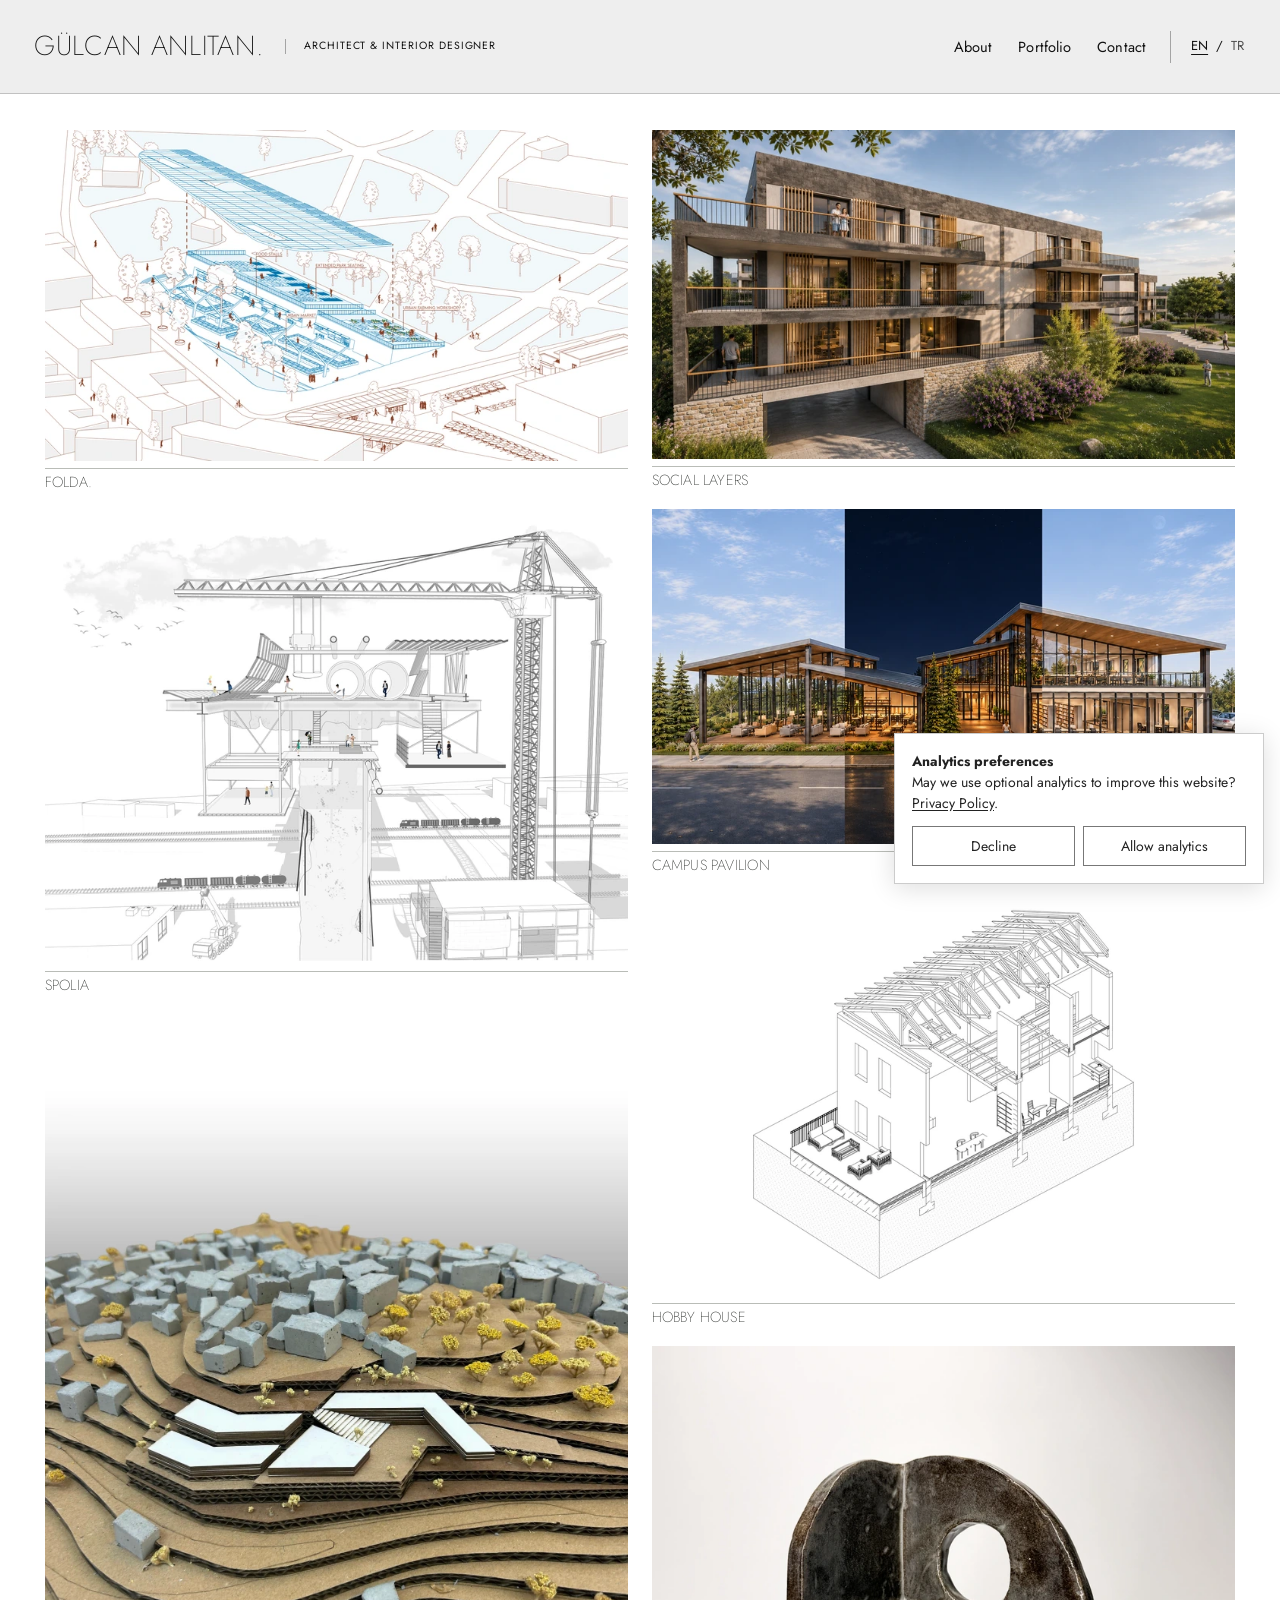
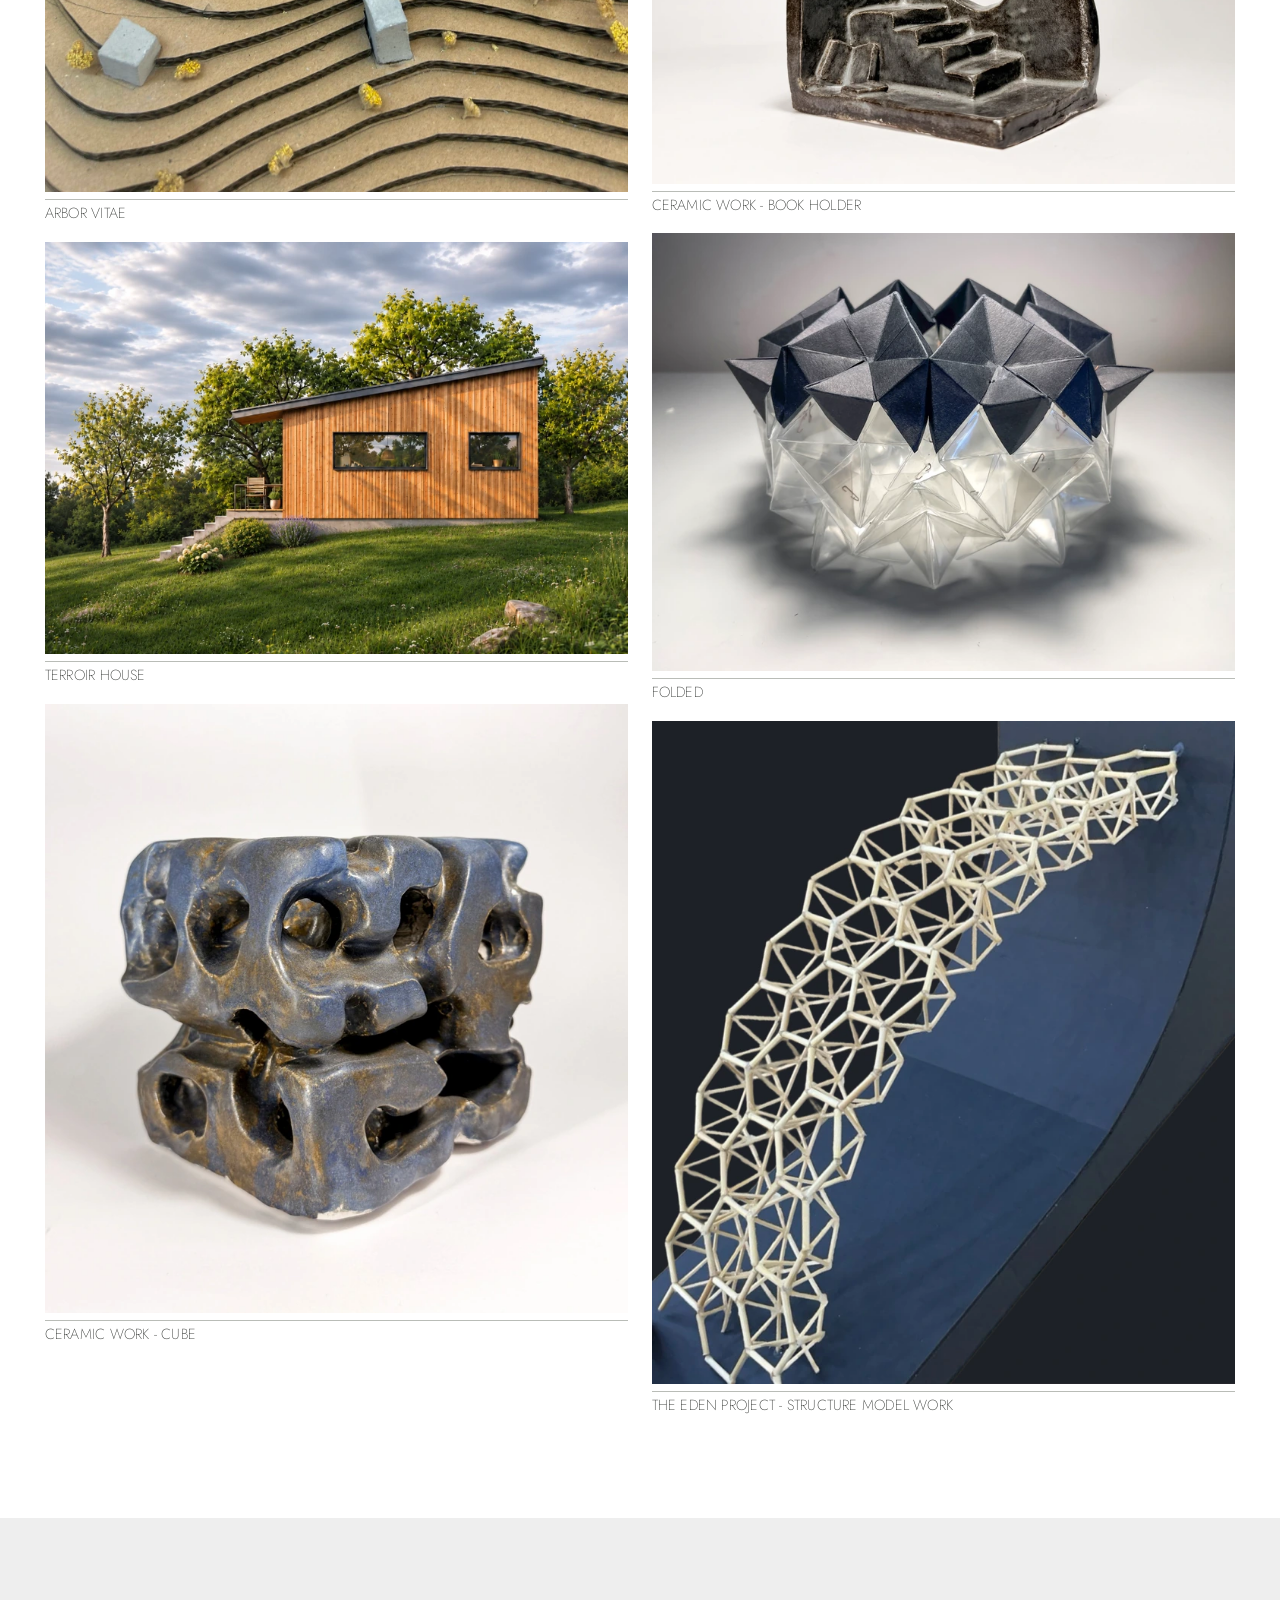
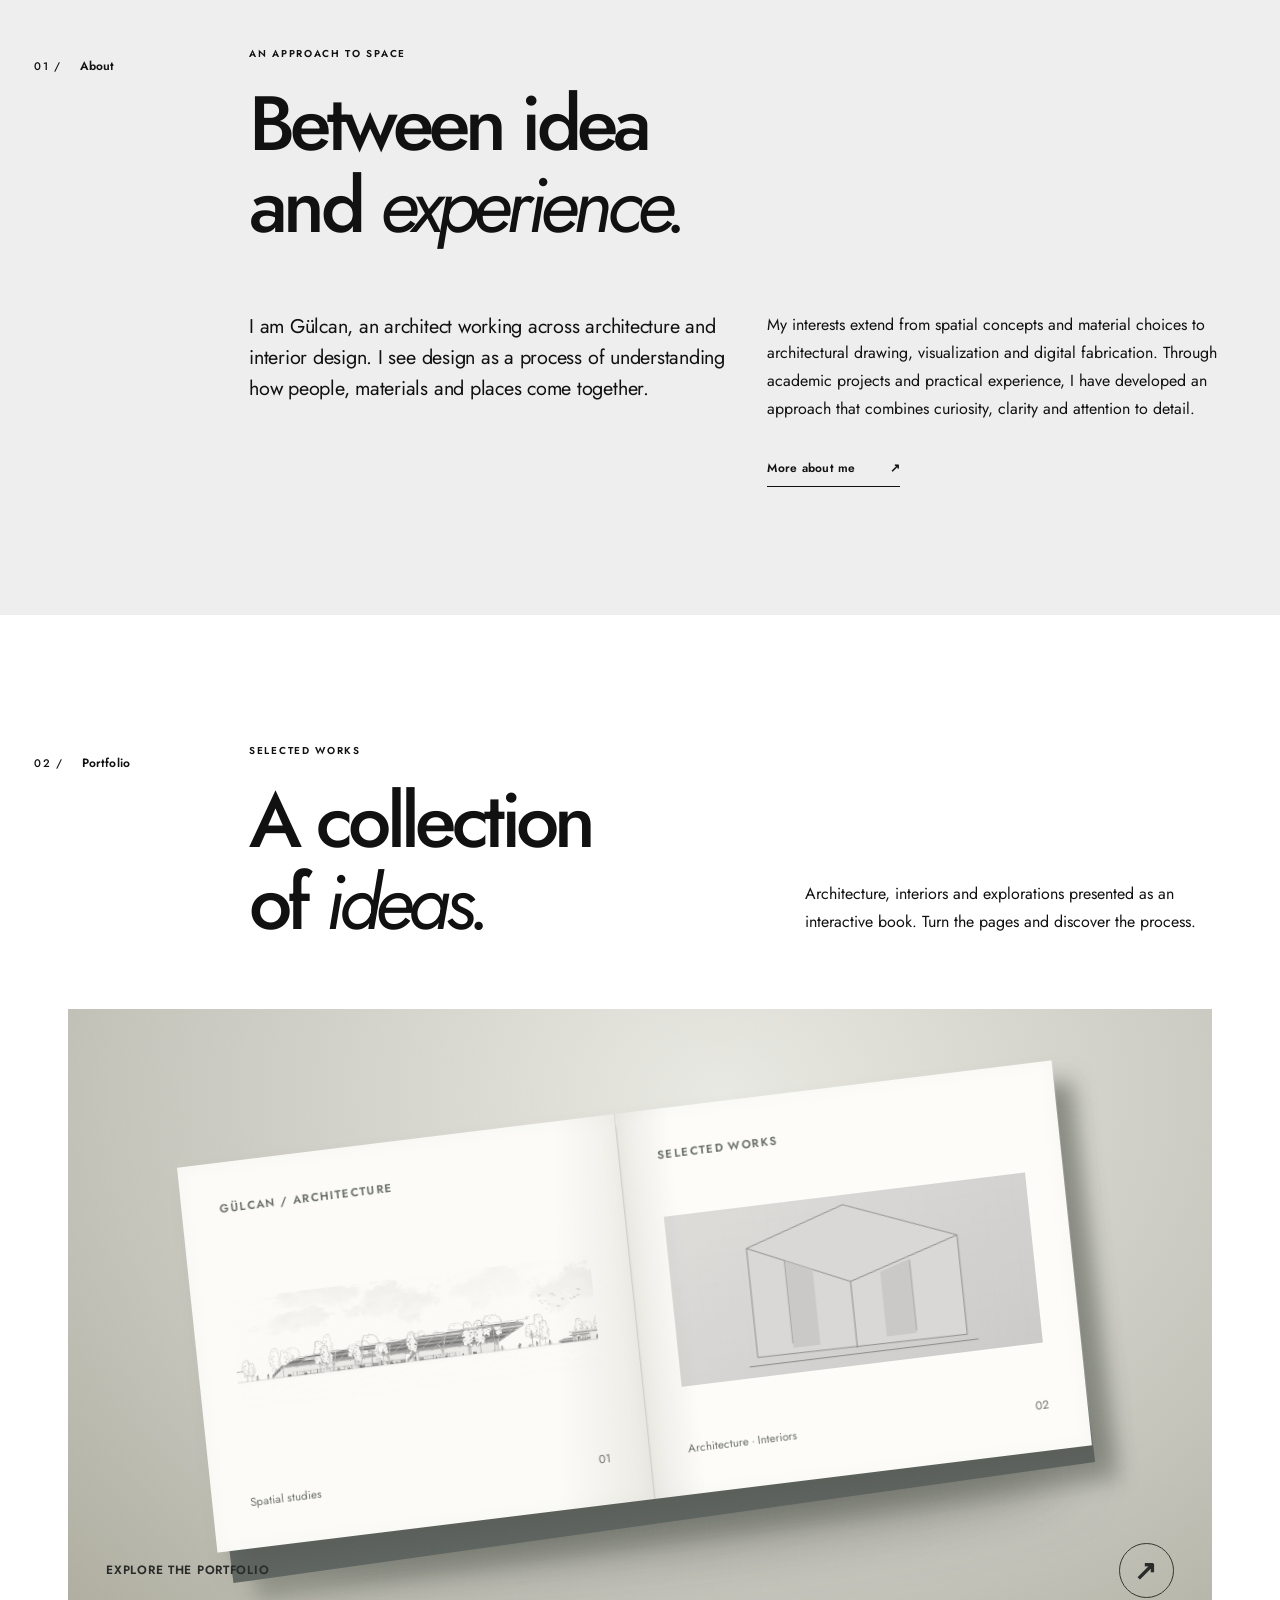
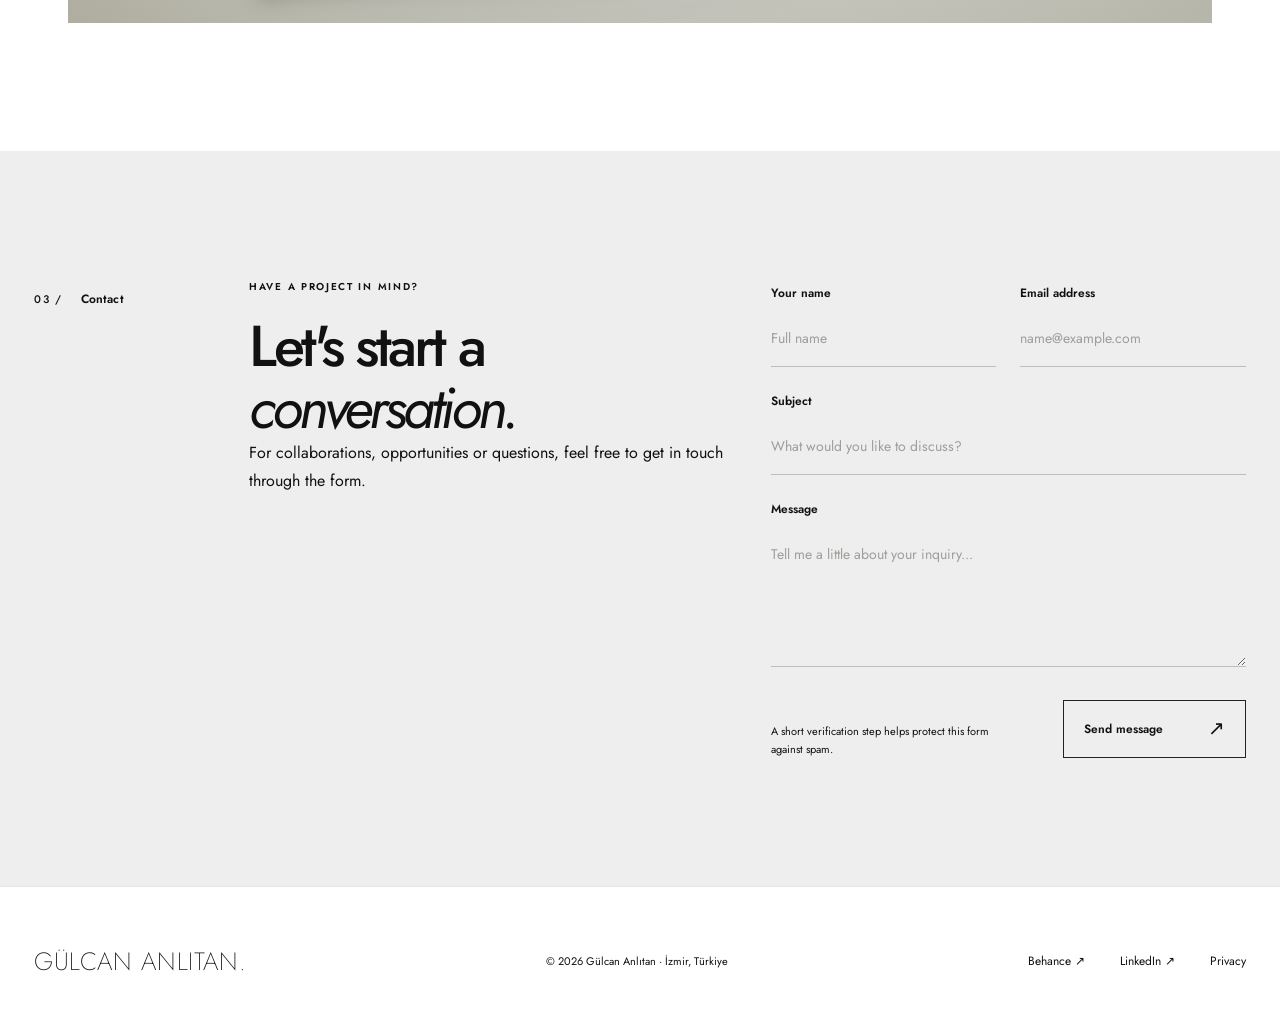
<file: index.html>
<!doctype html>
<html lang="en"><head>
<meta charset="utf-8"><meta name="viewport" content="width=device-width,initial-scale=1">
<meta name="theme-color" content="#eeeeee">
<meta name="description" content="Gülcan Anlıtan is an architect and interior designer based in İzmir, Türkiye. Explore selected architectural projects, interior design and her portfolio.">
<link rel="canonical" href="https://gulcan.net/">
<link rel="alternate" hreflang="en" href="https://gulcan.net/">
<link rel="alternate" hreflang="tr" href="https://gulcan.net/tr/">
<link rel="alternate" hreflang="x-default" href="https://gulcan.net/">
<title>Gülcan Anlıtan | Architect &amp; Interior Designer</title>
<link rel="icon" type="image/svg+xml" href="/assets/favicon.svg">
<link rel="stylesheet" href="/assets/style.css">
<link rel="stylesheet" href="/assets/editorial.css">
<link rel="stylesheet" href="/assets/projects-grid.css">
<script defer src="/assets/script.js?v=3"></script>

<!-- GitHub Pages publishing pipeline verified via source repository. -->
<!-- Statcounter: cookie-free analytics, loaded only after consent -->
<link rel="stylesheet" href="/assets/analytics-preferences.css?v=3">
<script>
var sc_project=13372680;
var sc_invisible=1;
var sc_security="af13d25f";
var sc_client_storage="disabled";
</script>
<script defer src="/assets/analytics-preferences.js?v=3"></script>
<link rel="stylesheet" href="/assets/language.css?v=2">
</head>
<body class="editorial-site home-projects">
<a class="skip" href="#main">Skip to content</a>
<header class="ed-header" id="top"><nav class="ed-container ed-nav" aria-label="Main navigation">
<a class="ed-identity" href="/" aria-label="Gülcan Anlıtan — Home"><strong>GÜLCAN ANLITAN<span>.</span></strong><span class="ed-role">Architect &amp; Interior Designer</span></a>
<div class="nav-links ed-nav-links" id="main-nav"><a href="/about/">About</a><a href="/portfolio/">Portfolio</a><a href="#contact">Contact</a></div>
<div class="ed-header-tools"><div class="ed-language" role="group" aria-label="Language selection"><a href="/" lang="en" hreflang="en" aria-label="English" aria-current="true">EN</a><span aria-hidden="true">/</span><a href="/tr/" lang="tr" hreflang="tr" aria-label="Türkçe">TR</a></div><button class="menu-button ed-menu-button" type="button" aria-label="Open menu" aria-controls="main-nav" aria-expanded="false">☰</button></div>
</nav></header>
<main id="main">
<section class="pg-section" aria-label="Selected architectural projects">
<div class="ed-container">
<div class="pg-gallery">
<div class="pg-column pg-column--left">
<figure class="pg-card" style="--pg-mobile-order:1">
<div class="pg-card__media">
<img class="pg-card__image" src="/projects/folda/gallery-opt-768.webp" alt="Folda. project image" loading="eager" decoding="async" fetchpriority="high" width="1900" height="1079" srcset="/projects/folda/gallery-opt-480.webp 480w, /projects/folda/gallery-opt-768.webp 768w, /projects/folda/gallery-opt-1120.webp 1120w, /projects/folda/gallery-opt-1600.webp 1600w" sizes="(max-width: 500px) 90vw, (max-width: 700px) 94vw, (max-width: 1580px) 46vw, 720px">
<div class="pg-card__draft" aria-hidden="true"><span class="top"></span><span class="right"></span><span class="bottom"></span><span class="left"></span><span class="crosshair"></span></div>
<div class="pg-card__overlay" aria-hidden="true"><span class="pg-card__overlay-name">Folda.</span></div>
</div>
<figcaption class="pg-card__caption"><h3 class="pg-card__name">Folda.</h3></figcaption>
</figure>
<figure class="pg-card" style="--pg-mobile-order:3">
<div class="pg-card__media">
<img class="pg-card__image" src="/projects/spolia/gallery-opt-768.webp" alt="Spolia project image" loading="lazy" decoding="async" width="1650" height="1280" srcset="/projects/spolia/gallery-opt-480.webp 480w, /projects/spolia/gallery-opt-768.webp 768w, /projects/spolia/gallery-opt-1120.webp 1120w, /projects/spolia/gallery-opt-1600.webp 1600w" sizes="(max-width: 500px) 90vw, (max-width: 700px) 94vw, (max-width: 1580px) 46vw, 720px">
<div class="pg-card__draft" aria-hidden="true"><span class="top"></span><span class="right"></span><span class="bottom"></span><span class="left"></span><span class="crosshair"></span></div>
<div class="pg-card__overlay" aria-hidden="true"><span class="pg-card__overlay-name">Spolia</span></div>
</div>
<figcaption class="pg-card__caption"><h3 class="pg-card__name">Spolia</h3></figcaption>
</figure>
<figure class="pg-card" style="--pg-mobile-order:5">
<div class="pg-card__media">
<img class="pg-card__image" src="/projects/arbor%20vitae/gallery-opt-720.webp" alt="Arbor Vitae project image" loading="lazy" decoding="async" width="720" height="960" srcset="/projects/arbor%20vitae/gallery-opt-480.webp 480w, /projects/arbor%20vitae/gallery-opt-720.webp 720w" sizes="(max-width: 500px) 90vw, (max-width: 700px) 94vw, (max-width: 1580px) 46vw, 720px">
<div class="pg-card__draft" aria-hidden="true"><span class="top"></span><span class="right"></span><span class="bottom"></span><span class="left"></span><span class="crosshair"></span></div>
<div class="pg-card__overlay" aria-hidden="true"><span class="pg-card__overlay-name">Arbor Vitae</span></div>
</div>
<figcaption class="pg-card__caption"><h3 class="pg-card__name">Arbor Vitae</h3></figcaption>
</figure>
<figure class="pg-card" style="--pg-mobile-order:7">
<div class="pg-card__media">
<img class="pg-card__image" src="/projects/terroir%20house/gallery-opt-768.webp" alt="Terroir House project image" loading="lazy" decoding="async" width="800" height="566" srcset="/projects/terroir%20house/gallery-opt-480.webp 480w, /projects/terroir%20house/gallery-opt-768.webp 768w, /projects/terroir%20house/gallery-opt-800.webp 800w" sizes="(max-width: 500px) 90vw, (max-width: 700px) 94vw, (max-width: 1580px) 46vw, 720px">
<div class="pg-card__draft" aria-hidden="true"><span class="top"></span><span class="right"></span><span class="bottom"></span><span class="left"></span><span class="crosshair"></span></div>
<div class="pg-card__overlay" aria-hidden="true"><span class="pg-card__overlay-name">Terroir House</span></div>
</div>
<figcaption class="pg-card__caption"><h3 class="pg-card__name">Terroir House</h3></figcaption>
</figure>
<figure class="pg-card" style="--pg-mobile-order:9">
<div class="pg-card__media">
<img class="pg-card__image" src="/projects/ceramic%20work%20cube/gallery-opt-768.webp" alt="Ceramic Work - Cube project image" loading="lazy" decoding="async" width="1440" height="1502" srcset="/projects/ceramic%20work%20cube/gallery-opt-480.webp 480w, /projects/ceramic%20work%20cube/gallery-opt-768.webp 768w, /projects/ceramic%20work%20cube/gallery-opt-1120.webp 1120w, /projects/ceramic%20work%20cube/gallery-opt-1440.webp 1440w" sizes="(max-width: 500px) 90vw, (max-width: 700px) 94vw, (max-width: 1580px) 46vw, 720px">
<div class="pg-card__draft" aria-hidden="true"><span class="top"></span><span class="right"></span><span class="bottom"></span><span class="left"></span><span class="crosshair"></span></div>
<div class="pg-card__overlay" aria-hidden="true"><span class="pg-card__overlay-name">Ceramic Work - Cube</span></div>
</div>
<figcaption class="pg-card__caption"><h3 class="pg-card__name">Ceramic Work - Cube</h3></figcaption>
</figure>
</div>
<div class="pg-column pg-column--right">
<figure class="pg-card" style="--pg-mobile-order:2">
<div class="pg-card__media">
<img class="pg-card__image" src="/projects/social%20layers/gallery-opt-768.webp" alt="Social Layers project image" loading="eager" decoding="async" width="900" height="507" srcset="/projects/social%20layers/gallery-opt-480.webp 480w, /projects/social%20layers/gallery-opt-768.webp 768w, /projects/social%20layers/gallery-opt-900.webp 900w" sizes="(max-width: 500px) 90vw, (max-width: 700px) 94vw, (max-width: 1580px) 46vw, 720px">
<div class="pg-card__draft" aria-hidden="true"><span class="top"></span><span class="right"></span><span class="bottom"></span><span class="left"></span><span class="crosshair"></span></div>
<div class="pg-card__overlay" aria-hidden="true"><span class="pg-card__overlay-name">Social Layers</span></div>
</div>
<figcaption class="pg-card__caption"><h3 class="pg-card__name">Social Layers</h3></figcaption>
</figure>
<figure class="pg-card" style="--pg-mobile-order:4">
<div class="pg-card__media">
<img class="pg-card__image" src="/projects/campus%20pavilion/gallery-opt-768.webp" alt="Campus Pavilion project image" loading="lazy" decoding="async" width="950" height="546" srcset="/projects/campus%20pavilion/gallery-opt-480.webp 480w, /projects/campus%20pavilion/gallery-opt-768.webp 768w, /projects/campus%20pavilion/gallery-opt-950.webp 950w" sizes="(max-width: 500px) 90vw, (max-width: 700px) 94vw, (max-width: 1580px) 46vw, 720px">
<div class="pg-card__draft" aria-hidden="true"><span class="top"></span><span class="right"></span><span class="bottom"></span><span class="left"></span><span class="crosshair"></span></div>
<div class="pg-card__overlay" aria-hidden="true"><span class="pg-card__overlay-name">Campus Pavilion</span></div>
</div>
<figcaption class="pg-card__caption"><h3 class="pg-card__name">Campus Pavilion</h3></figcaption>
</figure>
<figure class="pg-card" style="--pg-mobile-order:6">
<div class="pg-card__media">
<img class="pg-card__image" src="/projects/hobby%20house/gallery-opt-768.webp" alt="Hobby House project image" loading="lazy" decoding="async" width="2070" height="1429" srcset="/projects/hobby%20house/gallery-opt-480.webp 480w, /projects/hobby%20house/gallery-opt-768.webp 768w, /projects/hobby%20house/gallery-opt-1120.webp 1120w, /projects/hobby%20house/gallery-opt-1600.webp 1600w" sizes="(max-width: 500px) 90vw, (max-width: 700px) 94vw, (max-width: 1580px) 46vw, 720px">
<div class="pg-card__draft" aria-hidden="true"><span class="top"></span><span class="right"></span><span class="bottom"></span><span class="left"></span><span class="crosshair"></span></div>
<div class="pg-card__overlay" aria-hidden="true"><span class="pg-card__overlay-name">Hobby House</span></div>
</div>
<figcaption class="pg-card__caption"><h3 class="pg-card__name">Hobby House</h3></figcaption>
</figure>
<figure class="pg-card" style="--pg-mobile-order:8">
<div class="pg-card__media">
<img class="pg-card__image" src="/projects/ceramic%20work%20book%20holder/gallery-opt-768.webp" alt="Ceramic Work - Book Holder project image" loading="lazy" decoding="async" width="1920" height="1440" srcset="/projects/ceramic%20work%20book%20holder/gallery-opt-480.webp 480w, /projects/ceramic%20work%20book%20holder/gallery-opt-768.webp 768w, /projects/ceramic%20work%20book%20holder/gallery-opt-1120.webp 1120w, /projects/ceramic%20work%20book%20holder/gallery-opt-1600.webp 1600w" sizes="(max-width: 500px) 90vw, (max-width: 700px) 94vw, (max-width: 1580px) 46vw, 720px">
<div class="pg-card__draft" aria-hidden="true"><span class="top"></span><span class="right"></span><span class="bottom"></span><span class="left"></span><span class="crosshair"></span></div>
<div class="pg-card__overlay" aria-hidden="true"><span class="pg-card__overlay-name">Ceramic Work - Book Holder</span></div>
</div>
<figcaption class="pg-card__caption"><h3 class="pg-card__name">Ceramic Work - Book Holder</h3></figcaption>
</figure>
<figure class="pg-card" style="--pg-mobile-order:10">
<div class="pg-card__media">
<img class="pg-card__image" src="/projects/folded/gallery-opt-768.webp" alt="Folded project image" loading="lazy" decoding="async" width="1000" height="750" srcset="/projects/folded/gallery-opt-480.webp 480w, /projects/folded/gallery-opt-768.webp 768w, /projects/folded/gallery-opt-1000.webp 1000w" sizes="(max-width: 500px) 90vw, (max-width: 700px) 94vw, (max-width: 1580px) 46vw, 720px">
<div class="pg-card__draft" aria-hidden="true"><span class="top"></span><span class="right"></span><span class="bottom"></span><span class="left"></span><span class="crosshair"></span></div>
<div class="pg-card__overlay" aria-hidden="true"><span class="pg-card__overlay-name">Folded</span></div>
</div>
<figcaption class="pg-card__caption"><h3 class="pg-card__name">Folded</h3></figcaption>
</figure>
<figure class="pg-card" style="--pg-mobile-order:11">
<div class="pg-card__media">
<img class="pg-card__image" src="/projects/the%20eden%20project/gallery-opt-768.webp" alt="The Eden Project - Structure Model Work project image" loading="lazy" decoding="async" width="900" height="1023" srcset="/projects/the%20eden%20project/gallery-opt-480.webp 480w, /projects/the%20eden%20project/gallery-opt-768.webp 768w, /projects/the%20eden%20project/gallery-opt-900.webp 900w" sizes="(max-width: 500px) 90vw, (max-width: 700px) 94vw, (max-width: 1580px) 46vw, 720px">
<div class="pg-card__draft" aria-hidden="true"><span class="top"></span><span class="right"></span><span class="bottom"></span><span class="left"></span><span class="crosshair"></span></div>
<div class="pg-card__overlay" aria-hidden="true"><span class="pg-card__overlay-name">The Eden Project - Structure Model Work</span></div>
</div>
<figcaption class="pg-card__caption"><h3 class="pg-card__name">The Eden Project - Structure Model Work</h3></figcaption>
</figure>
</div>
</div>
</div>
</section>
<section class="ed-about ed-section" id="about" aria-labelledby="about-title">
<div class="ed-container ed-section-grid"><div class="ed-label"><span class="ed-index">01 /</span><span>About</span></div>
<div class="ed-section-content">
<p class="ed-overline">An approach to space</p>
<h1 id="about-title">Between idea<br>and <em>experience.</em></h1>
<div class="ed-about-detail">
<p class="ed-lead">I am Gülcan, an architect working across architecture and interior design. I see design as a process of understanding how people, materials and places come together.</p>
<div><p>My interests extend from spatial concepts and material choices to architectural drawing, visualization and digital fabrication. Through academic projects and practical experience, I have developed an approach that combines curiosity, clarity and attention to detail.</p>
<a class="ed-inline-link" href="/about/">More about me <span aria-hidden="true">↗</span></a></div>
</div></div></div>
</section>
<section class="ed-portfolio ed-section" id="portfolio" aria-labelledby="portfolio-title">
<div class="ed-container"><div class="ed-section-grid"><div class="ed-label"><span class="ed-index">02 /</span><span>Portfolio</span></div><div class="ed-section-content">
<div class="ed-portfolio-heading"><div><p class="ed-overline">Selected works</p><h2 id="portfolio-title">A collection<br>of <em>ideas.</em></h2></div><p>Architecture, interiors and explorations presented as an interactive book. Turn the pages and discover the process.</p></div>
</div></div>
<div class="ed-portfolio-showcase">
<a class="ed-book-link" href="/portfolio/" aria-label="Open the interactive architecture portfolio">
<div class="ed-book-scene" aria-hidden="true">
<div class="ed-book-shadow"></div>
<div class="ed-book-back"></div>
<div class="ed-book-pages">
<div class="ed-book-page ed-book-left"><span class="ed-book-kicker">GÜLCAN / ARCHITECTURE</span><img src="/assets/anasayfaresim.jpg" width="2048" height="635" alt="" loading="lazy"><span class="ed-book-caption">Spatial studies <i>01</i></span></div>
<div class="ed-book-page ed-book-right"><span class="ed-book-kicker">SELECTED WORKS</span><img src="/assets/project-knowledge.svg" alt="" loading="lazy"><span class="ed-book-caption">Architecture · Interiors <i>02</i></span></div>
</div>
</div>
<div class="ed-book-overlay"><span>Explore the portfolio</span><span class="ed-book-arrow" aria-hidden="true">↗</span></div>
</a>
</div></div>
</section>
<section class="ed-contact ed-section" id="contact" aria-labelledby="contact-title"><div class="ed-container ed-section-grid">
<div class="ed-label"><span class="ed-index">03 /</span><span>Contact</span></div>
<div class="ed-section-content ed-contact-content">
<div><p class="ed-overline">Have a project in mind?</p><h2 id="contact-title">Let's start a<br><em>conversation.</em></h2><p class="ed-contact-intro">For collaborations, opportunities or questions, feel free to get in touch through the form.</p></div>
<form class="ed-contact-form" method="POST" action="https://form.gulcan.net/send.php">
<input type="hidden" name="lang" value="en">
<input type="text" name="_honey" class="ed-honey" tabindex="-1" autocomplete="off" aria-hidden="true">
<div class="ed-form-pair"><label>Your name <input type="text" name="name" placeholder="Full name" maxlength="120" required autocomplete="name"></label><label>Email address <input type="email" name="email" placeholder="name@example.com" maxlength="200" required autocomplete="email"></label></div>
<label>Subject <input type="text" name="subject" placeholder="What would you like to discuss?" maxlength="150" required></label>
<label>Message <textarea name="message" rows="5" placeholder="Tell me a little about your inquiry..." maxlength="4000" required></textarea></label>
<div class="ed-form-bottom"><p>A short verification step helps protect this form against spam.</p><button type="submit">Send message <span aria-hidden="true">↗</span></button></div>
</form>
</div></div></section>
</main>
<footer class="ed-footer"><div class="ed-container ed-footer-content"><a class="ed-footer-brand" href="#top">GÜLCAN ANLITAN.</a><span>© 2026 Gülcan Anlıtan · İzmir, Türkiye</span><div class="ed-footer-links"><a href="https://www.behance.net/glcananltan" target="_blank" rel="noopener noreferrer">Behance ↗</a><a href="https://www.linkedin.com/in/g%C3%BClcan-anl%C4%B1tan-895337190/" target="_blank" rel="noopener noreferrer">LinkedIn ↗</a><a href="/privacy/">Privacy</a></div></div></footer>

<!-- Cloudflare Web Analytics --><script type='module' src='https://static.cloudflareinsights.com/beacon.min.js' data-cf-beacon='{"token": "785a4017461b4b3585a6602a32527442"}'></script><!-- End Cloudflare Web Analytics -->
</body></html>
</file>
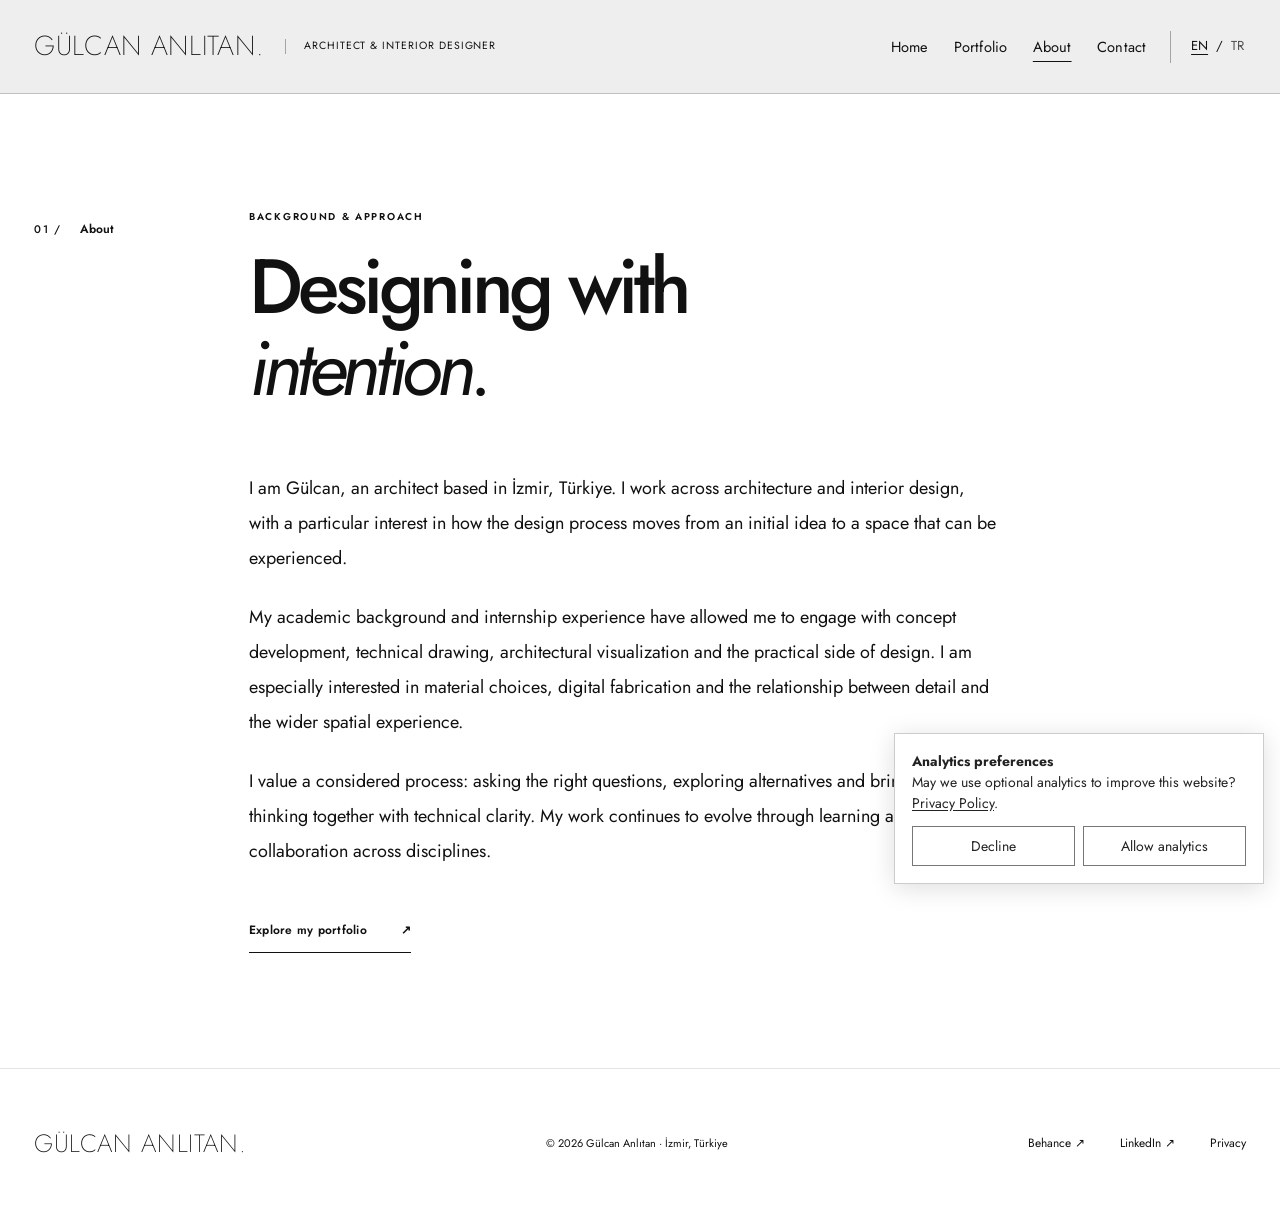
<file: about/index.html>
<!doctype html><html lang="en"><head><meta charset="utf-8"><meta name="viewport" content="width=device-width,initial-scale=1"><meta name="theme-color" content="#eeeeee"><meta name="description" content="Learn about Gülcan Anlıtan, an architect and interior designer in İzmir, Türkiye, and her approach to materials, spatial experience and design.">
<link rel="canonical" href="https://gulcan.net/about/">
<link rel="alternate" hreflang="en" href="https://gulcan.net/about/">
<link rel="alternate" hreflang="tr" href="https://gulcan.net/tr/hakkimda/">
<link rel="alternate" hreflang="x-default" href="https://gulcan.net/about/"><title>About | Gülcan Anlıtan</title><link rel="icon" type="image/svg+xml" href="/assets/favicon.svg"><link rel="stylesheet" href="/assets/style.css"><link rel="stylesheet" href="/assets/editorial.css"><script defer src="/assets/script.js?v=3"></script><!-- Statcounter: cookie-free analytics, loaded only after consent -->
<link rel="stylesheet" href="/assets/analytics-preferences.css?v=3">
<script>
var sc_project=13372680;
var sc_invisible=1;
var sc_security="af13d25f";
var sc_client_storage="disabled";
</script>
<script defer src="/assets/analytics-preferences.js?v=3"></script>
<link rel="stylesheet" href="/assets/language.css?v=2">
</head><body class="editorial-site"><a class="skip" href="#main">Skip to content</a>
<header class="ed-header"><nav class="ed-container ed-nav" aria-label="Main navigation"><a class="ed-identity" href="/"><strong>GÜLCAN ANLITAN<span>.</span></strong><span class="ed-role">Architect &amp; Interior Designer</span></a><div class="nav-links ed-nav-links" id="main-nav"><a href="/" >Home</a><a href="/portfolio/">Portfolio</a><a href="/about/" aria-current="page">About</a><a href="/#contact">Contact</a></div><div class="ed-header-tools"><div class="ed-language" role="group" aria-label="Language selection"><a href="/about/" lang="en" hreflang="en" aria-label="English" aria-current="true">EN</a><span aria-hidden="true">/</span><a href="/tr/hakkimda/" lang="tr" hreflang="tr" aria-label="Türkçe">TR</a></div><button class="menu-button ed-menu-button" type="button" aria-label="Open menu" aria-controls="main-nav" aria-expanded="false">☰</button></div></nav></header>
<main id="main"><section class="ed-inner"><div class="ed-container ed-inner-grid"><div class="ed-label"><span class="ed-index">01 /</span><span>About</span></div><div><p class="ed-overline">Background &amp; approach</p><h1 class="ed-inner-title">Designing with<br><em>intention.</em></h1><div class="ed-inner-copy"><p>I am Gülcan, an architect based in İzmir, Türkiye. I work across architecture and interior design, with a particular interest in how the design process moves from an initial idea to a space that can be experienced.</p><p>My academic background and internship experience have allowed me to engage with concept development, technical drawing, architectural visualization and the practical side of design. I am especially interested in material choices, digital fabrication and the relationship between detail and the wider spatial experience.</p><p>I value a considered process: asking the right questions, exploring alternatives and bringing creative thinking together with technical clarity. My work continues to evolve through learning and collaboration across disciplines.</p><a class="ed-inline-link" href="/portfolio/">Explore my portfolio <span aria-hidden="true">↗</span></a></div></div></div></section></main>
<footer class="ed-footer"><div class="ed-container ed-footer-content"><a class="ed-footer-brand" href="/">GÜLCAN ANLITAN.</a><span>© 2026 Gülcan Anlıtan · İzmir, Türkiye</span><div class="ed-footer-links"><a href="https://www.behance.net/glcananltan" target="_blank" rel="noopener noreferrer">Behance ↗</a><a href="https://www.linkedin.com/in/g%C3%BClcan-anl%C4%B1tan-895337190/" target="_blank" rel="noopener noreferrer">LinkedIn ↗</a><a href="/privacy/">Privacy</a></div></div></footer>
<!-- Cloudflare Web Analytics --><script type='module' src='https://static.cloudflareinsights.com/beacon.min.js' data-cf-beacon='{"token": "785a4017461b4b3585a6602a32527442"}'></script><!-- End Cloudflare Web Analytics -->
</body></html>
</file>
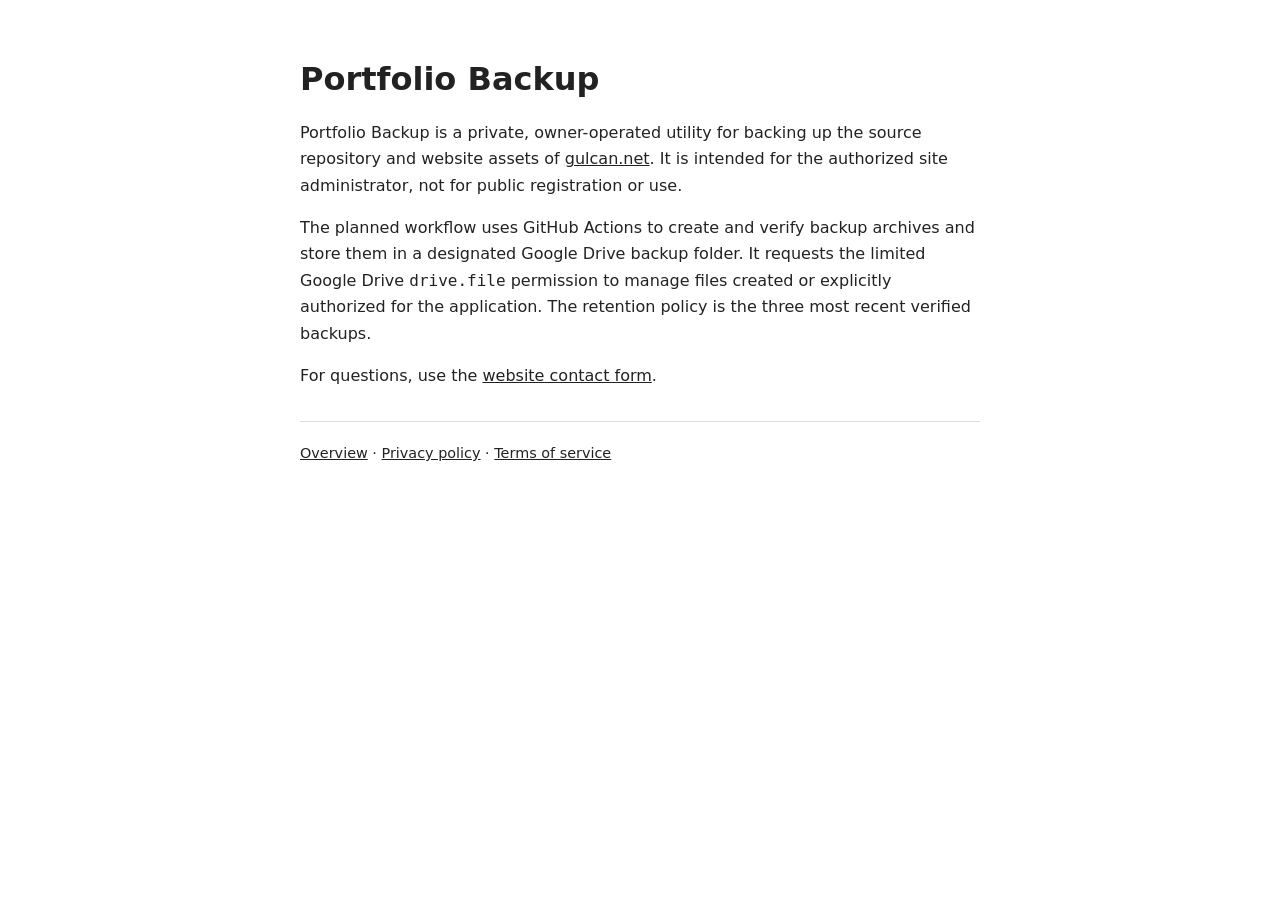
<file: backup/index.html>
<!doctype html>
<html lang="en">
<head>
<meta charset="utf-8">
<meta name="viewport" content="width=device-width,initial-scale=1">
<meta name="robots" content="noindex, follow">
<title>Portfolio Backup | Portfolio Backup</title>
<style>body{font:16px/1.65 system-ui,sans-serif;color:#222;background:#fff;margin:0}main{max-width:680px;margin:60px auto;padding:0 24px}h1{font-size:2rem;line-height:1.2}h2{font-size:1.2rem;margin-top:2rem}a{color:inherit}nav{font-size:.9rem;border-top:1px solid #ddd;padding-top:1.25rem;margin-top:2rem}small{color:#555}</style>
</head>
<body><main><h1>Portfolio Backup</h1><p>Portfolio Backup is a private, owner-operated utility for backing up the source repository and website assets of <a href="https://gulcan.net/">gulcan.net</a>. It is intended for the authorized site administrator, not for public registration or use.</p><p>The planned workflow uses GitHub Actions to create and verify backup archives and store them in a designated Google Drive backup folder. It requests the limited Google Drive <code>drive.file</code> permission to manage files created or explicitly authorized for the application. The retention policy is the three most recent verified backups.</p><p>For questions, use the <a href="/#contact">website contact form</a>.</p><nav aria-label="Backup application information"><a href="/backup/">Overview</a> · <a href="/backup/privacy/">Privacy policy</a> · <a href="/backup/terms/">Terms of service</a></nav></main></body></html>
</file>
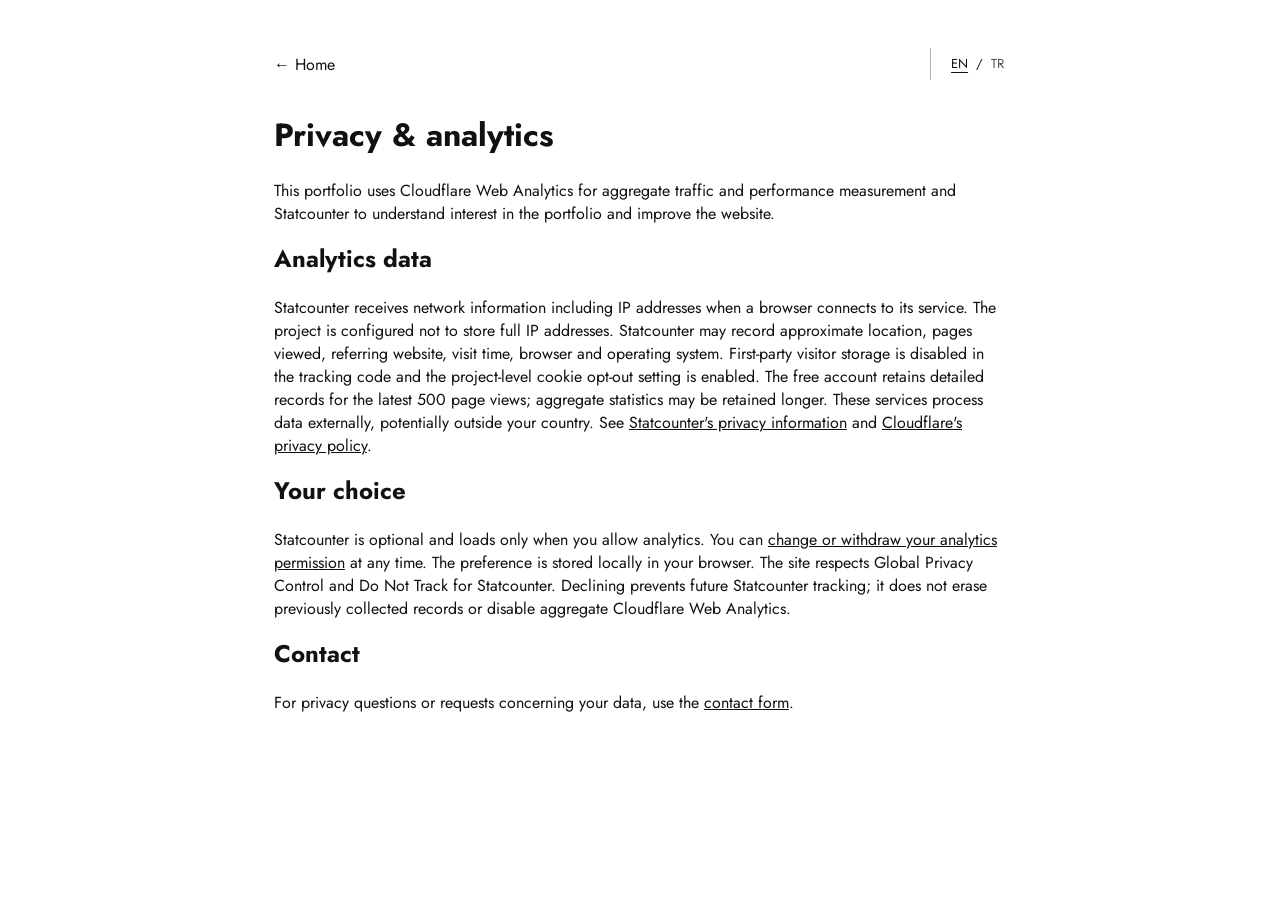
<file: privacy/index.html>
<!doctype html>
<html lang="en"><head><meta charset="utf-8"><meta name="viewport" content="width=device-width,initial-scale=1"><meta name="robots" content="noindex,follow"><title>Privacy | Gülcan Anlıtan</title><link rel="icon" type="image/svg+xml" href="/assets/favicon.svg"><link rel="stylesheet" href="/assets/style.css"><link rel="stylesheet" href="/assets/editorial.css"><link rel="stylesheet" href="/assets/language.css?v=2">
</head>
<body class="editorial-site"><main id="main" class="ed-container" style="max-width:800px;padding-block:48px 80px"><div class="ed-privacy-top"><a href="/">← Home</a><div class="ed-language" role="group" aria-label="Language selection"><a href="/privacy/" lang="en" hreflang="en" aria-label="English" aria-current="true">EN</a><span aria-hidden="true">/</span><a href="/tr/gizlilik/" lang="tr" hreflang="tr" aria-label="Türkçe">TR</a></div></div><h1 style="margin-top:32px">Privacy &amp; analytics</h1><p>This portfolio uses Cloudflare Web Analytics for aggregate traffic and performance measurement and Statcounter to understand interest in the portfolio and improve the website.</p><h2>Analytics data</h2><p>Statcounter receives network information including IP addresses when a browser connects to its service. The project is configured not to store full IP addresses. Statcounter may record approximate location, pages viewed, referring website, visit time, browser and operating system. First-party visitor storage is disabled in the tracking code and the project-level cookie opt-out setting is enabled. The free account retains detailed records for the latest 500 page views; aggregate statistics may be retained longer. These services process data externally, potentially outside your country. See <a style="text-decoration:underline" href="https://statcounter.com/about/legal/">Statcounter's privacy information</a> and <a style="text-decoration:underline" href="https://www.cloudflare.com/privacypolicy/">Cloudflare's privacy policy</a>.</p><h2>Your choice</h2><p>Statcounter is optional and loads only when you allow analytics. You can <a style="text-decoration:underline" href="/#analytics-preferences">change or withdraw your analytics permission</a> at any time. The preference is stored locally in your browser. The site respects Global Privacy Control and Do Not Track for Statcounter. Declining prevents future Statcounter tracking; it does not erase previously collected records or disable aggregate Cloudflare Web Analytics.</p><h2>Contact</h2><p>For privacy questions or requests concerning your data, use the <a style="text-decoration:underline" href="/#contact">contact form</a>.</p></main></body></html>
</file>
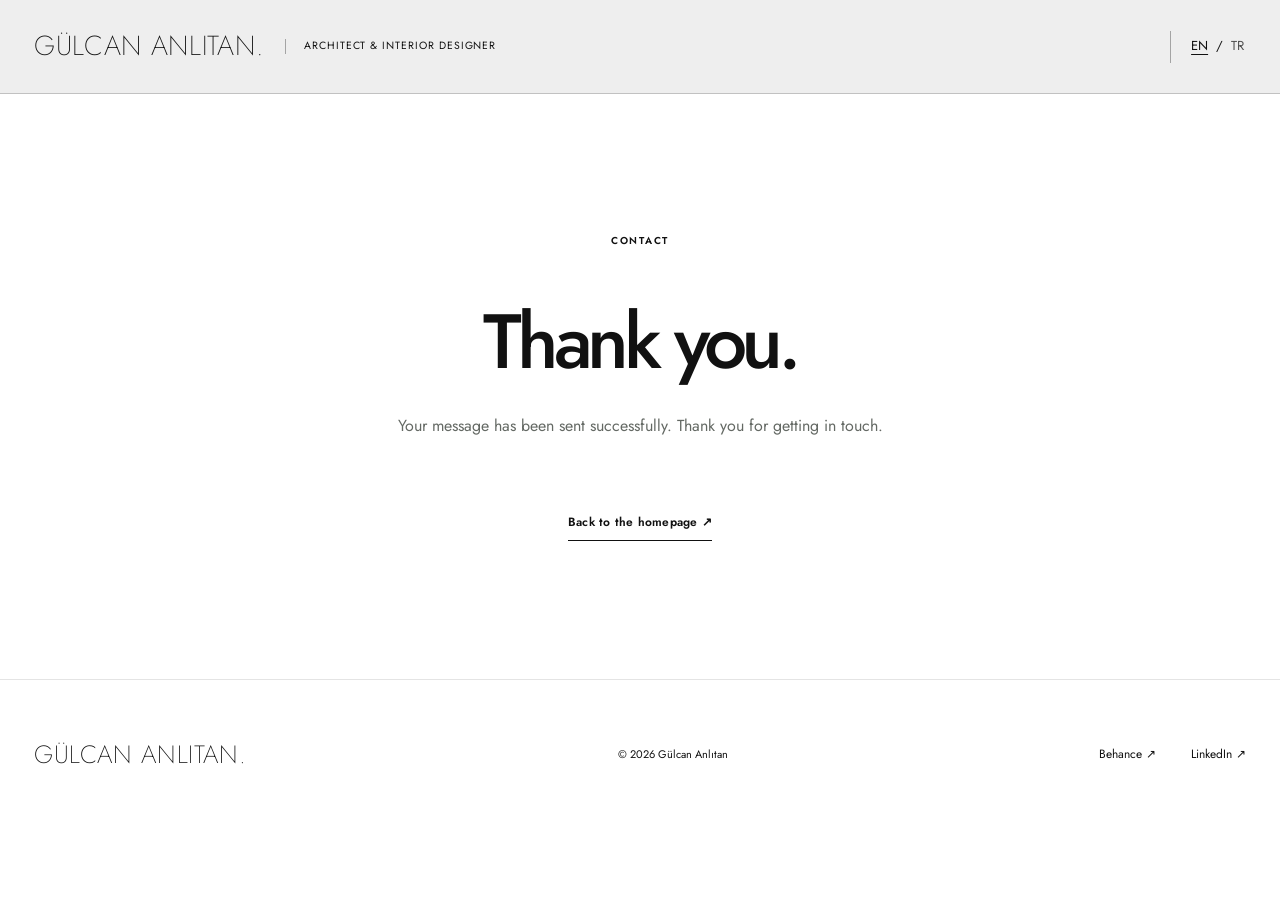
<file: thanks/index.html>
<!doctype html><html lang="en"><head><meta charset="utf-8"><meta name="viewport" content="width=device-width,initial-scale=1"><meta name="theme-color" content="#eeeeee"><title>Thank you | Gülcan Anlıtan</title><link rel="stylesheet" href="/assets/style.css"><link rel="stylesheet" href="/assets/editorial.css"><script defer src="/assets/script.js?v=3"></script><meta name="robots" content="noindex, follow">
<link rel="stylesheet" href="/assets/language.css?v=2">
</head><body class="editorial-site"><header class="ed-header"><nav class="ed-container ed-nav"><a class="ed-identity" href="/"><strong>GÜLCAN ANLITAN<span>.</span></strong><span class="ed-role">Architect &amp; Interior Designer</span></a><div class="ed-header-tools"><div class="ed-language" role="group" aria-label="Language selection"><a href="/thanks/" lang="en" hreflang="en" aria-label="English" aria-current="true">EN</a><span aria-hidden="true">/</span><a href="/tr/tesekkurler/" lang="tr" hreflang="tr" aria-label="Türkçe">TR</a></div></div></nav></header><main class="ed-inner ed-thanks"><p class="ed-overline">Contact</p><h1>Thank you.</h1><p>Your message has been sent successfully. Thank you for getting in touch.</p><a class="ed-inline-link" href="/">Back to the homepage ↗</a></main><footer class="ed-footer"><div class="ed-container ed-footer-content"><a class="ed-footer-brand" href="/">GÜLCAN ANLITAN.</a><span>© 2026 Gülcan Anlıtan</span><div class="ed-footer-links"><a href="https://www.behance.net/glcananltan" target="_blank" rel="noopener noreferrer">Behance ↗</a><a href="https://www.linkedin.com/in/g%C3%BClcan-anl%C4%B1tan-895337190/" target="_blank" rel="noopener noreferrer">LinkedIn ↗</a></div></div></footer></body></html>
</file>
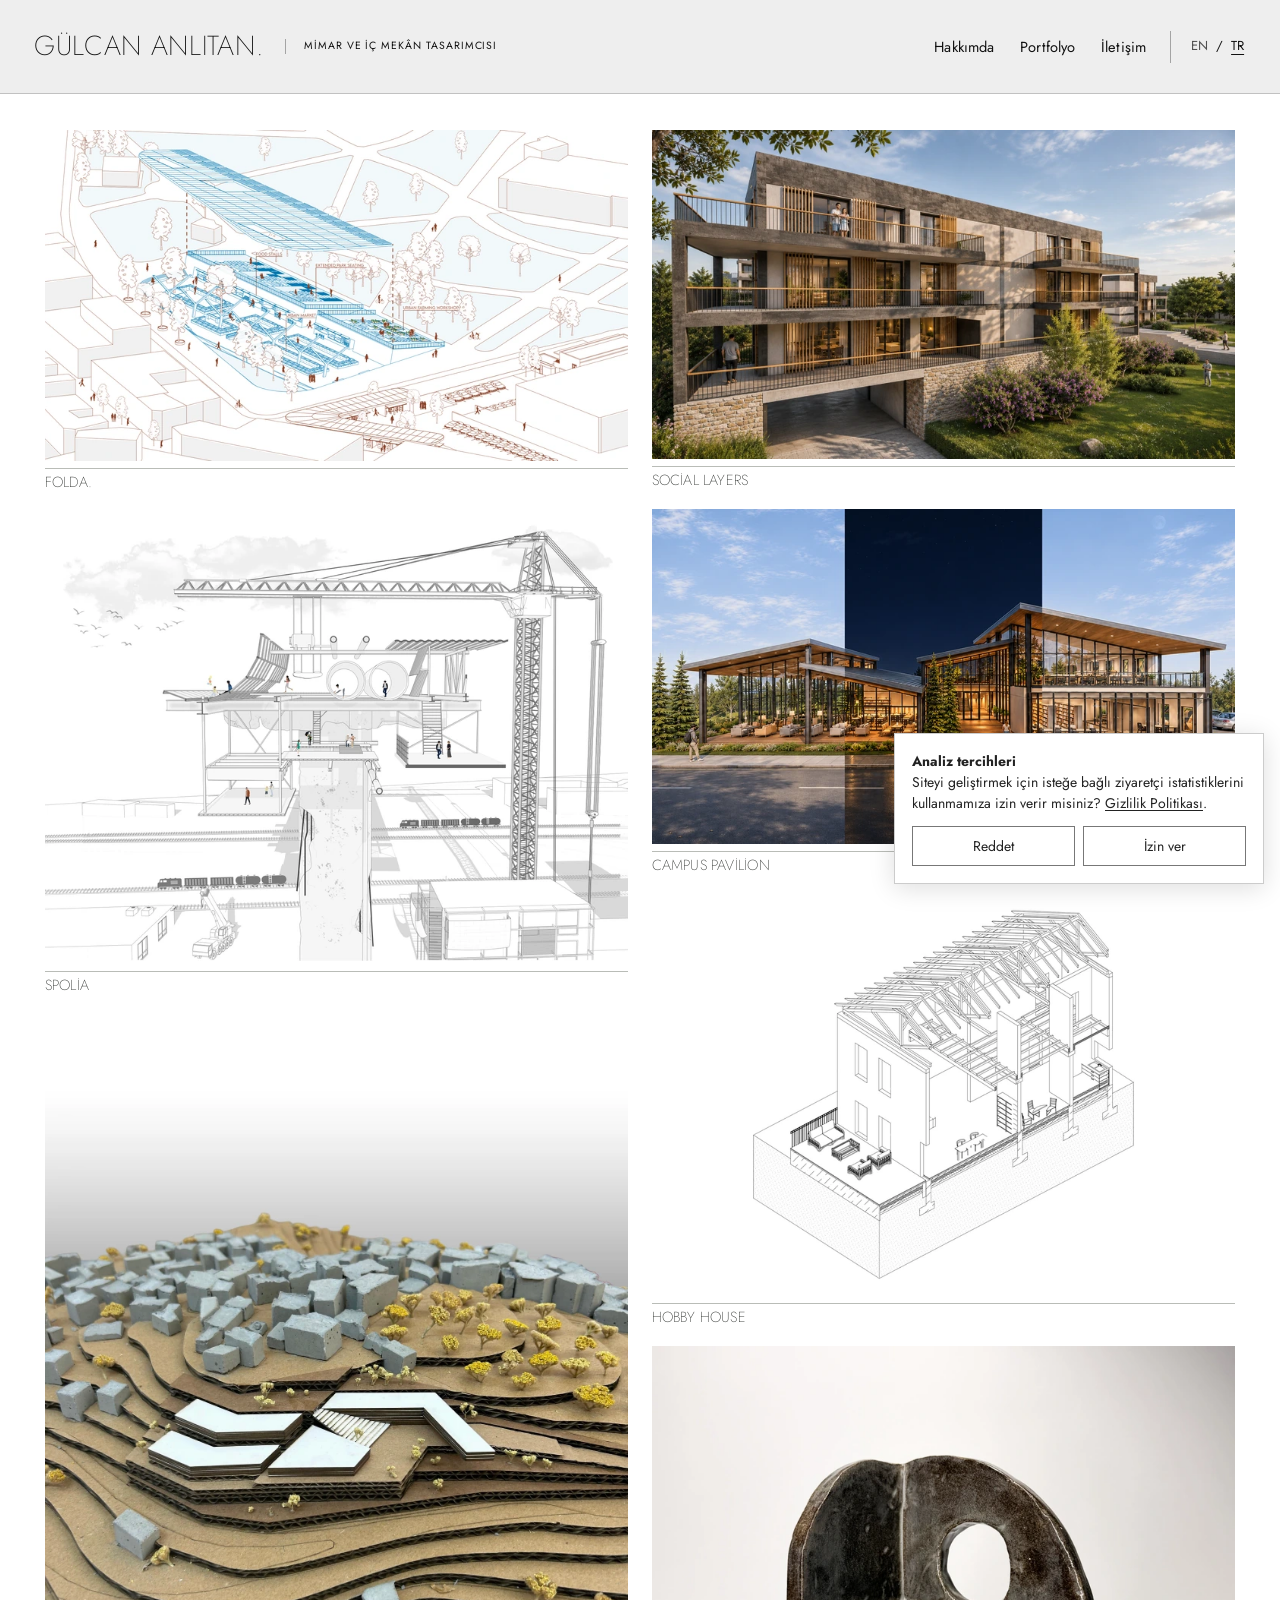
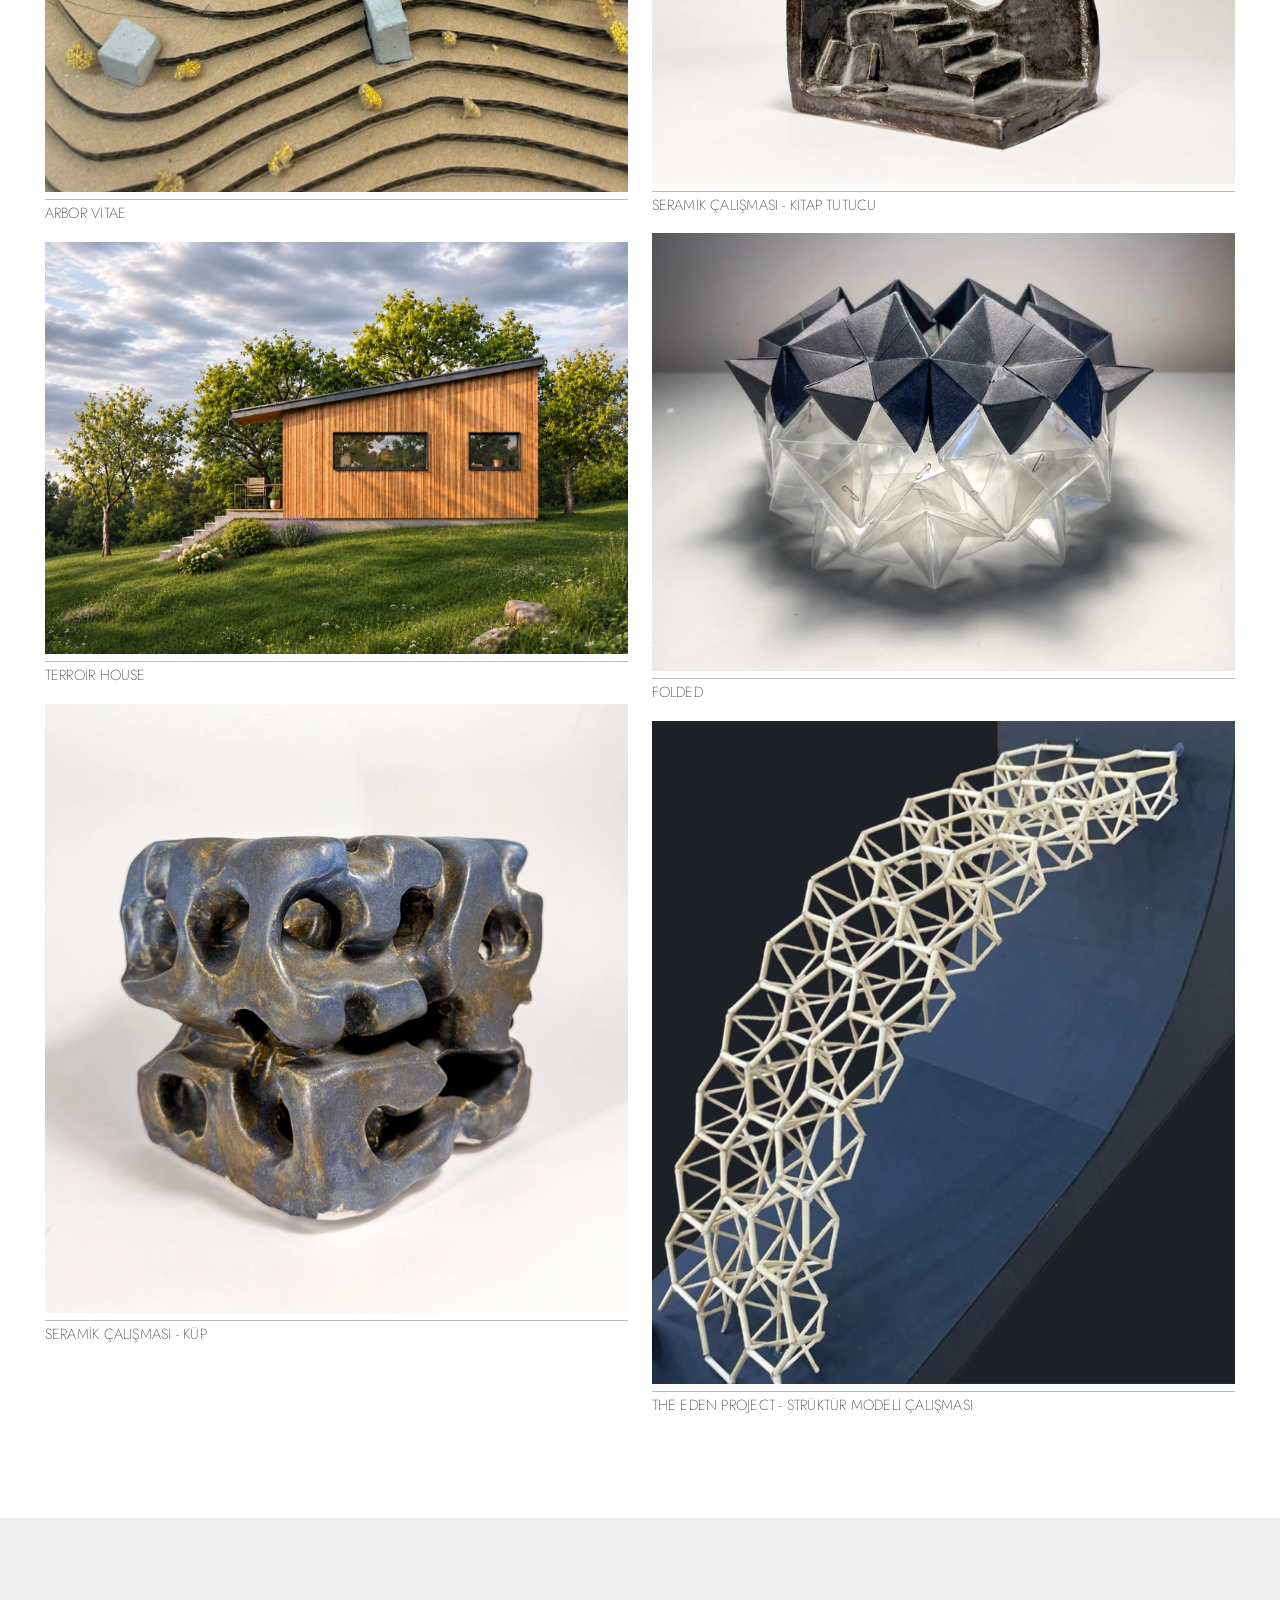
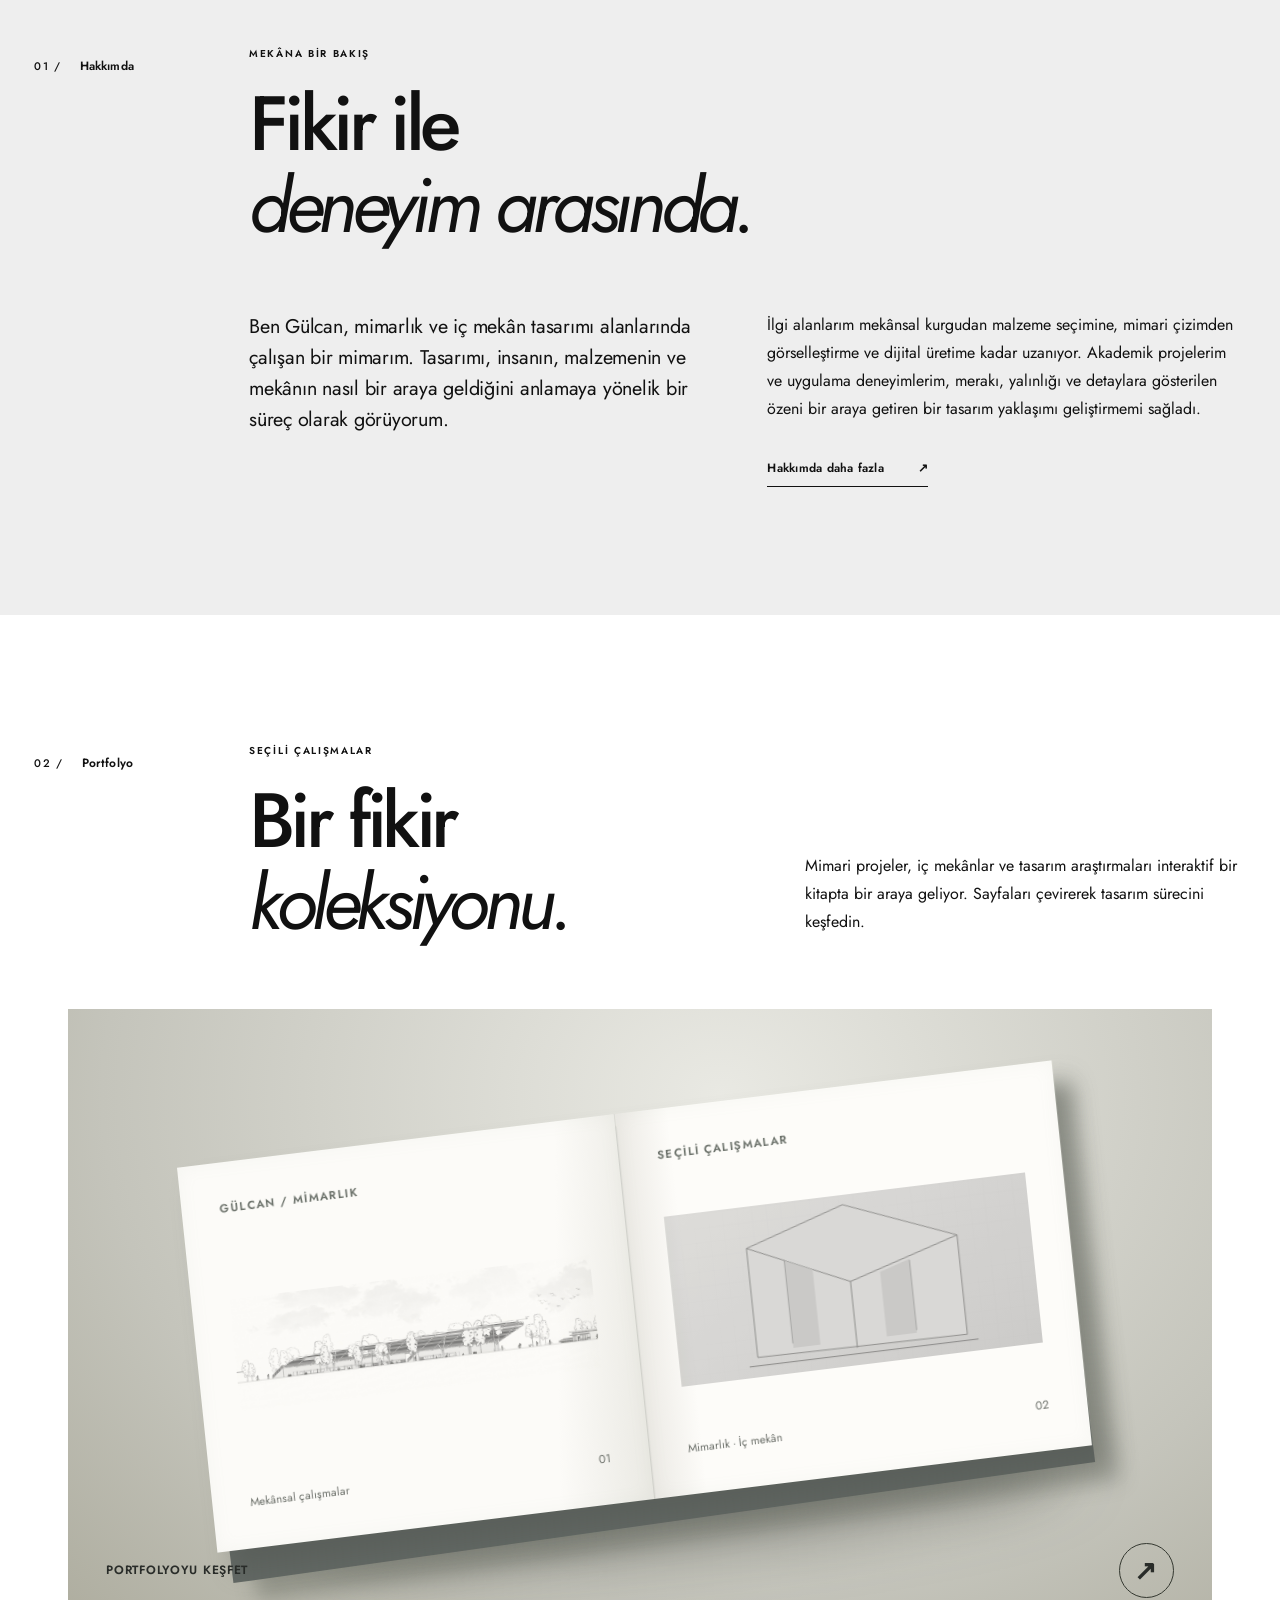
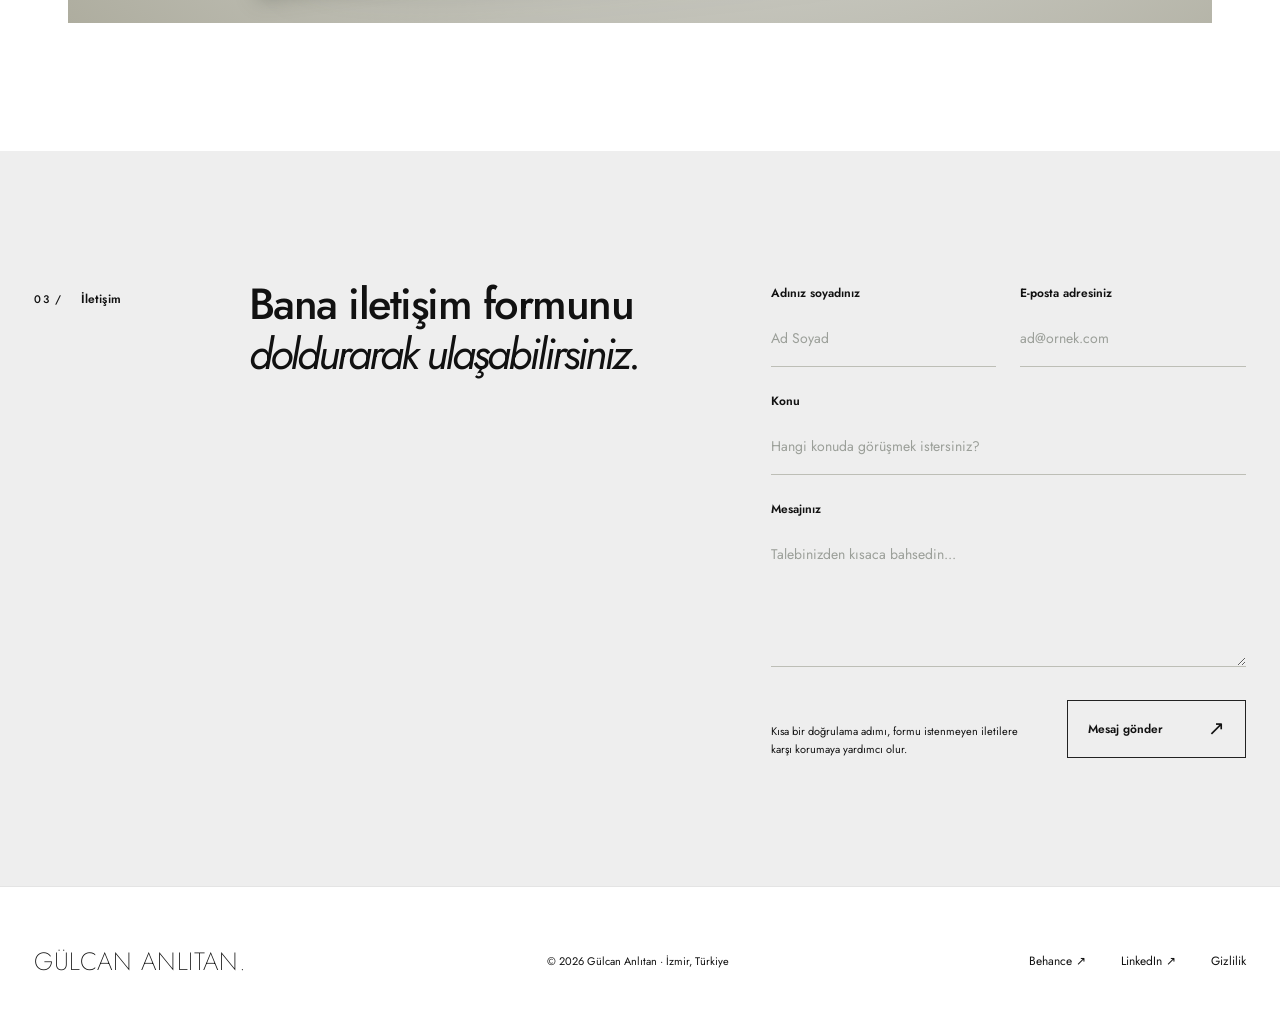
<file: tr/index.html>
<!doctype html>
<html lang="tr"><head>
<meta charset="utf-8"><meta name="viewport" content="width=device-width,initial-scale=1">
<meta name="theme-color" content="#eeeeee">
<meta name="description" content="İzmir’de mimarlık ve iç mekân tasarımı alanlarında çalışan Gülcan Anlıtan’ın seçili projelerini ve portfolyosunu keşfedin.">
<link rel="canonical" href="https://gulcan.net/tr/">
<link rel="alternate" hreflang="en" href="https://gulcan.net/">
<link rel="alternate" hreflang="tr" href="https://gulcan.net/tr/">
<link rel="alternate" hreflang="x-default" href="https://gulcan.net/">
<title>Gülcan Anlıtan | Mimar ve İç Mekân Tasarımcısı</title>
<link rel="icon" type="image/svg+xml" href="/assets/favicon.svg">
<link rel="stylesheet" href="/assets/style.css">
<link rel="stylesheet" href="/assets/editorial.css">
<link rel="stylesheet" href="/assets/projects-grid.css">
<script defer src="/assets/script.js?v=3"></script>

<!-- GitHub Pages publishing pipeline verified via source repository. -->
<!-- Statcounter: cookie-free analytics, loaded only after consent -->
<link rel="stylesheet" href="/assets/analytics-preferences.css?v=3">
<script>
var sc_project=13372680;
var sc_invisible=1;
var sc_security="af13d25f";
var sc_client_storage="disabled";
</script>
<script defer src="/assets/analytics-preferences.js?v=3"></script>
<link rel="stylesheet" href="/assets/language.css?v=2">
</head>
<body class="editorial-site home-projects">
<a class="skip" href="#main">İçeriğe geç</a>
<header class="ed-header" id="top"><nav class="ed-container ed-nav" aria-label="Ana menü">
<a class="ed-identity" href="/tr/" aria-label="Gülcan Anlıtan — Ana sayfa"><strong>GÜLCAN ANLITAN<span>.</span></strong><span class="ed-role">Mimar ve İç Mekân Tasarımcısı</span></a>
<div class="nav-links ed-nav-links" id="main-nav"><a href="/tr/hakkimda/">Hakkımda</a><a href="/tr/portfolyo/">Portfolyo</a><a href="#contact">İletişim</a></div>
<div class="ed-header-tools"><div class="ed-language" role="group" aria-label="Dil seçimi"><a href="/" lang="en" hreflang="en" aria-label="English">EN</a><span aria-hidden="true">/</span><a href="/tr/" lang="tr" hreflang="tr" aria-label="Türkçe" aria-current="true">TR</a></div><button class="menu-button ed-menu-button" type="button" aria-label="Menüyü aç" aria-controls="main-nav" aria-expanded="false">☰</button></div>
</nav></header>
<main id="main">
<section class="pg-section" aria-label="Seçili mimari projeler">
<div class="ed-container">
<div class="pg-gallery">
<div class="pg-column pg-column--left">
<figure class="pg-card" style="--pg-mobile-order:1">
<div class="pg-card__media">
<img class="pg-card__image" src="/projects/folda/gallery-opt-768.webp" alt="Folda. proje görseli" loading="eager" decoding="async" fetchpriority="high" width="1900" height="1079" srcset="/projects/folda/gallery-opt-480.webp 480w, /projects/folda/gallery-opt-768.webp 768w, /projects/folda/gallery-opt-1120.webp 1120w, /projects/folda/gallery-opt-1600.webp 1600w" sizes="(max-width: 500px) 90vw, (max-width: 700px) 94vw, (max-width: 1580px) 46vw, 720px">
<div class="pg-card__draft" aria-hidden="true"><span class="top"></span><span class="right"></span><span class="bottom"></span><span class="left"></span><span class="crosshair"></span></div>
<div class="pg-card__overlay" aria-hidden="true"><span class="pg-card__overlay-name">Folda.</span></div>
</div>
<figcaption class="pg-card__caption"><h3 class="pg-card__name">Folda.</h3></figcaption>
</figure>
<figure class="pg-card" style="--pg-mobile-order:3">
<div class="pg-card__media">
<img class="pg-card__image" src="/projects/spolia/gallery-opt-768.webp" alt="Spolia proje görseli" loading="lazy" decoding="async" width="1650" height="1280" srcset="/projects/spolia/gallery-opt-480.webp 480w, /projects/spolia/gallery-opt-768.webp 768w, /projects/spolia/gallery-opt-1120.webp 1120w, /projects/spolia/gallery-opt-1600.webp 1600w" sizes="(max-width: 500px) 90vw, (max-width: 700px) 94vw, (max-width: 1580px) 46vw, 720px">
<div class="pg-card__draft" aria-hidden="true"><span class="top"></span><span class="right"></span><span class="bottom"></span><span class="left"></span><span class="crosshair"></span></div>
<div class="pg-card__overlay" aria-hidden="true"><span class="pg-card__overlay-name">Spolia</span></div>
</div>
<figcaption class="pg-card__caption"><h3 class="pg-card__name">Spolia</h3></figcaption>
</figure>
<figure class="pg-card" style="--pg-mobile-order:5">
<div class="pg-card__media">
<img class="pg-card__image" src="/projects/arbor%20vitae/gallery-opt-720.webp" alt="Arbor Vitae proje görseli" loading="lazy" decoding="async" width="720" height="960" srcset="/projects/arbor%20vitae/gallery-opt-480.webp 480w, /projects/arbor%20vitae/gallery-opt-720.webp 720w" sizes="(max-width: 500px) 90vw, (max-width: 700px) 94vw, (max-width: 1580px) 46vw, 720px">
<div class="pg-card__draft" aria-hidden="true"><span class="top"></span><span class="right"></span><span class="bottom"></span><span class="left"></span><span class="crosshair"></span></div>
<div class="pg-card__overlay" aria-hidden="true"><span class="pg-card__overlay-name">Arbor Vitae</span></div>
</div>
<figcaption class="pg-card__caption"><h3 class="pg-card__name">Arbor Vitae</h3></figcaption>
</figure>
<figure class="pg-card" style="--pg-mobile-order:7">
<div class="pg-card__media">
<img class="pg-card__image" src="/projects/terroir%20house/gallery-opt-768.webp" alt="Terroir House proje görseli" loading="lazy" decoding="async" width="800" height="566" srcset="/projects/terroir%20house/gallery-opt-480.webp 480w, /projects/terroir%20house/gallery-opt-768.webp 768w, /projects/terroir%20house/gallery-opt-800.webp 800w" sizes="(max-width: 500px) 90vw, (max-width: 700px) 94vw, (max-width: 1580px) 46vw, 720px">
<div class="pg-card__draft" aria-hidden="true"><span class="top"></span><span class="right"></span><span class="bottom"></span><span class="left"></span><span class="crosshair"></span></div>
<div class="pg-card__overlay" aria-hidden="true"><span class="pg-card__overlay-name">Terroir House</span></div>
</div>
<figcaption class="pg-card__caption"><h3 class="pg-card__name">Terroir House</h3></figcaption>
</figure>
<figure class="pg-card" style="--pg-mobile-order:9">
<div class="pg-card__media">
<img class="pg-card__image" src="/projects/ceramic%20work%20cube/gallery-opt-768.webp" alt="Seramik Çalışması - Küp proje görseli" loading="lazy" decoding="async" width="1440" height="1502" srcset="/projects/ceramic%20work%20cube/gallery-opt-480.webp 480w, /projects/ceramic%20work%20cube/gallery-opt-768.webp 768w, /projects/ceramic%20work%20cube/gallery-opt-1120.webp 1120w, /projects/ceramic%20work%20cube/gallery-opt-1440.webp 1440w" sizes="(max-width: 500px) 90vw, (max-width: 700px) 94vw, (max-width: 1580px) 46vw, 720px">
<div class="pg-card__draft" aria-hidden="true"><span class="top"></span><span class="right"></span><span class="bottom"></span><span class="left"></span><span class="crosshair"></span></div>
<div class="pg-card__overlay" aria-hidden="true"><span class="pg-card__overlay-name">Seramik Çalışması - Küp</span></div>
</div>
<figcaption class="pg-card__caption"><h3 class="pg-card__name">Seramik Çalışması - Küp</h3></figcaption>
</figure>
</div>
<div class="pg-column pg-column--right">
<figure class="pg-card" style="--pg-mobile-order:2">
<div class="pg-card__media">
<img class="pg-card__image" src="/projects/social%20layers/gallery-opt-768.webp" alt="Social Layers proje görseli" loading="eager" decoding="async" width="900" height="507" srcset="/projects/social%20layers/gallery-opt-480.webp 480w, /projects/social%20layers/gallery-opt-768.webp 768w, /projects/social%20layers/gallery-opt-900.webp 900w" sizes="(max-width: 500px) 90vw, (max-width: 700px) 94vw, (max-width: 1580px) 46vw, 720px">
<div class="pg-card__draft" aria-hidden="true"><span class="top"></span><span class="right"></span><span class="bottom"></span><span class="left"></span><span class="crosshair"></span></div>
<div class="pg-card__overlay" aria-hidden="true"><span class="pg-card__overlay-name">Social Layers</span></div>
</div>
<figcaption class="pg-card__caption"><h3 class="pg-card__name">Social Layers</h3></figcaption>
</figure>
<figure class="pg-card" style="--pg-mobile-order:4">
<div class="pg-card__media">
<img class="pg-card__image" src="/projects/campus%20pavilion/gallery-opt-768.webp" alt="Campus Pavilion proje görseli" loading="lazy" decoding="async" width="950" height="546" srcset="/projects/campus%20pavilion/gallery-opt-480.webp 480w, /projects/campus%20pavilion/gallery-opt-768.webp 768w, /projects/campus%20pavilion/gallery-opt-950.webp 950w" sizes="(max-width: 500px) 90vw, (max-width: 700px) 94vw, (max-width: 1580px) 46vw, 720px">
<div class="pg-card__draft" aria-hidden="true"><span class="top"></span><span class="right"></span><span class="bottom"></span><span class="left"></span><span class="crosshair"></span></div>
<div class="pg-card__overlay" aria-hidden="true"><span class="pg-card__overlay-name">Campus Pavilion</span></div>
</div>
<figcaption class="pg-card__caption"><h3 class="pg-card__name">Campus Pavilion</h3></figcaption>
</figure>
<figure class="pg-card" style="--pg-mobile-order:6">
<div class="pg-card__media">
<img class="pg-card__image" src="/projects/hobby%20house/gallery-opt-768.webp" alt="Hobby House proje görseli" loading="lazy" decoding="async" width="2070" height="1429" srcset="/projects/hobby%20house/gallery-opt-480.webp 480w, /projects/hobby%20house/gallery-opt-768.webp 768w, /projects/hobby%20house/gallery-opt-1120.webp 1120w, /projects/hobby%20house/gallery-opt-1600.webp 1600w" sizes="(max-width: 500px) 90vw, (max-width: 700px) 94vw, (max-width: 1580px) 46vw, 720px">
<div class="pg-card__draft" aria-hidden="true"><span class="top"></span><span class="right"></span><span class="bottom"></span><span class="left"></span><span class="crosshair"></span></div>
<div class="pg-card__overlay" aria-hidden="true"><span class="pg-card__overlay-name">Hobby House</span></div>
</div>
<figcaption class="pg-card__caption"><h3 class="pg-card__name">Hobby House</h3></figcaption>
</figure>
<figure class="pg-card" style="--pg-mobile-order:8">
<div class="pg-card__media">
<img class="pg-card__image" src="/projects/ceramic%20work%20book%20holder/gallery-opt-768.webp" alt="Seramik Çalışması - Kitap Tutucu proje görseli" loading="lazy" decoding="async" width="1920" height="1440" srcset="/projects/ceramic%20work%20book%20holder/gallery-opt-480.webp 480w, /projects/ceramic%20work%20book%20holder/gallery-opt-768.webp 768w, /projects/ceramic%20work%20book%20holder/gallery-opt-1120.webp 1120w, /projects/ceramic%20work%20book%20holder/gallery-opt-1600.webp 1600w" sizes="(max-width: 500px) 90vw, (max-width: 700px) 94vw, (max-width: 1580px) 46vw, 720px">
<div class="pg-card__draft" aria-hidden="true"><span class="top"></span><span class="right"></span><span class="bottom"></span><span class="left"></span><span class="crosshair"></span></div>
<div class="pg-card__overlay" aria-hidden="true"><span class="pg-card__overlay-name">Seramik Çalışması - Kitap Tutucu</span></div>
</div>
<figcaption class="pg-card__caption"><h3 class="pg-card__name">Seramik Çalışması - Kitap Tutucu</h3></figcaption>
</figure>
<figure class="pg-card" style="--pg-mobile-order:10">
<div class="pg-card__media">
<img class="pg-card__image" src="/projects/folded/gallery-opt-768.webp" alt="Folded proje görseli" loading="lazy" decoding="async" width="1000" height="750" srcset="/projects/folded/gallery-opt-480.webp 480w, /projects/folded/gallery-opt-768.webp 768w, /projects/folded/gallery-opt-1000.webp 1000w" sizes="(max-width: 500px) 90vw, (max-width: 700px) 94vw, (max-width: 1580px) 46vw, 720px">
<div class="pg-card__draft" aria-hidden="true"><span class="top"></span><span class="right"></span><span class="bottom"></span><span class="left"></span><span class="crosshair"></span></div>
<div class="pg-card__overlay" aria-hidden="true"><span class="pg-card__overlay-name">Folded</span></div>
</div>
<figcaption class="pg-card__caption"><h3 class="pg-card__name">Folded</h3></figcaption>
</figure>
<figure class="pg-card" style="--pg-mobile-order:11">
<div class="pg-card__media">
<img class="pg-card__image" src="/projects/the%20eden%20project/gallery-opt-768.webp" alt="The Eden Project - Strüktür Modeli Çalışması proje görseli" loading="lazy" decoding="async" width="900" height="1023" srcset="/projects/the%20eden%20project/gallery-opt-480.webp 480w, /projects/the%20eden%20project/gallery-opt-768.webp 768w, /projects/the%20eden%20project/gallery-opt-900.webp 900w" sizes="(max-width: 500px) 90vw, (max-width: 700px) 94vw, (max-width: 1580px) 46vw, 720px">
<div class="pg-card__draft" aria-hidden="true"><span class="top"></span><span class="right"></span><span class="bottom"></span><span class="left"></span><span class="crosshair"></span></div>
<div class="pg-card__overlay" aria-hidden="true"><span class="pg-card__overlay-name">The Eden Project - Strüktür Modeli Çalışması</span></div>
</div>
<figcaption class="pg-card__caption"><h3 class="pg-card__name">The Eden Project - Strüktür Modeli Çalışması</h3></figcaption>
</figure>
</div>
</div>
</div>
</section>
<section class="ed-about ed-section" id="about" aria-labelledby="about-title">
<div class="ed-container ed-section-grid"><div class="ed-label"><span class="ed-index">01 /</span><span>Hakkımda</span></div>
<div class="ed-section-content">
<p class="ed-overline">Mekâna bir bakış</p>
<h1 id="about-title">Fikir ile<br><em>deneyim arasında.</em></h1>
<div class="ed-about-detail">
<p class="ed-lead">Ben Gülcan, mimarlık ve iç mekân tasarımı alanlarında çalışan bir mimarım. Tasarımı, insanın, malzemenin ve mekânın nasıl bir araya geldiğini anlamaya yönelik bir süreç olarak görüyorum.</p>
<div><p>İlgi alanlarım mekânsal kurgudan malzeme seçimine, mimari çizimden görselleştirme ve dijital üretime kadar uzanıyor. Akademik projelerim ve uygulama deneyimlerim, merakı, yalınlığı ve detaylara gösterilen özeni bir araya getiren bir tasarım yaklaşımı geliştirmemi sağladı.</p>
<a class="ed-inline-link" href="/tr/hakkimda/">Hakkımda daha fazla <span aria-hidden="true">↗</span></a></div>
</div></div></div>
</section>
<section class="ed-portfolio ed-section" id="portfolio" aria-labelledby="portfolio-title">
<div class="ed-container"><div class="ed-section-grid"><div class="ed-label"><span class="ed-index">02 /</span><span>Portfolyo</span></div><div class="ed-section-content">
<div class="ed-portfolio-heading"><div><p class="ed-overline">Seçili çalışmalar</p><h2 id="portfolio-title">Bir fikir<br><em>koleksiyonu.</em></h2></div><p>Mimari projeler, iç mekânlar ve tasarım araştırmaları interaktif bir kitapta bir araya geliyor. Sayfaları çevirerek tasarım sürecini keşfedin.</p></div>
</div></div>
<div class="ed-portfolio-showcase">
<a class="ed-book-link" href="/tr/portfolyo/" aria-label="İnteraktif mimarlık portfolyosunu aç">
<div class="ed-book-scene" aria-hidden="true">
<div class="ed-book-shadow"></div>
<div class="ed-book-back"></div>
<div class="ed-book-pages">
<div class="ed-book-page ed-book-left"><span class="ed-book-kicker">GÜLCAN / MİMARLIK</span><img src="/assets/anasayfaresim.jpg" width="2048" height="635" alt="" loading="lazy"><span class="ed-book-caption">Mekânsal çalışmalar <i>01</i></span></div>
<div class="ed-book-page ed-book-right"><span class="ed-book-kicker">SEÇİLİ ÇALIŞMALAR</span><img src="/assets/project-knowledge.svg" alt="" loading="lazy"><span class="ed-book-caption">Mimarlık · İç mekân <i>02</i></span></div>
</div>
</div>
<div class="ed-book-overlay"><span>Portfolyoyu keşfet</span><span class="ed-book-arrow" aria-hidden="true">↗</span></div>
</a>
</div></div>
</section>
<section class="ed-contact ed-section" id="contact" aria-labelledby="contact-title"><div class="ed-container ed-section-grid">
<div class="ed-label"><span class="ed-index">03 /</span><span>İletişim</span></div>
<div class="ed-section-content ed-contact-content">
<div><h2 id="contact-title">Bana iletişim formunu<br><em>doldurarak ulaşabilirsiniz.</em></h2></div>
<form class="ed-contact-form" method="POST" action="https://form.gulcan.net/send.php">
<input type="hidden" name="lang" value="tr">
<input type="text" name="_honey" class="ed-honey" tabindex="-1" autocomplete="off" aria-hidden="true">
<div class="ed-form-pair"><label>Adınız soyadınız <input type="text" name="name" placeholder="Ad Soyad" maxlength="120" required autocomplete="name"></label><label>E-posta adresiniz <input type="email" name="email" placeholder="ad@ornek.com" maxlength="200" required autocomplete="email"></label></div>
<label>Konu <input type="text" name="subject" placeholder="Hangi konuda görüşmek istersiniz?" maxlength="150" required></label>
<label>Mesajınız <textarea name="message" rows="5" placeholder="Talebinizden kısaca bahsedin..." maxlength="4000" required></textarea></label>
<div class="ed-form-bottom"><p>Kısa bir doğrulama adımı, formu istenmeyen iletilere karşı korumaya yardımcı olur.</p><button type="submit">Mesaj gönder <span aria-hidden="true">↗</span></button></div>
</form>
</div></div></section>
</main>
<footer class="ed-footer"><div class="ed-container ed-footer-content"><a class="ed-footer-brand" href="#top">GÜLCAN ANLITAN.</a><span>© 2026 Gülcan Anlıtan · İzmir, Türkiye</span><div class="ed-footer-links"><a href="https://www.behance.net/glcananltan" target="_blank" rel="noopener noreferrer">Behance ↗</a><a href="https://www.linkedin.com/in/g%C3%BClcan-anl%C4%B1tan-895337190/" target="_blank" rel="noopener noreferrer">LinkedIn ↗</a><a href="/tr/gizlilik/">Gizlilik</a></div></div></footer>

<!-- Cloudflare Web Analytics --><script type='module' src='https://static.cloudflareinsights.com/beacon.min.js' data-cf-beacon='{"token": "785a4017461b4b3585a6602a32527442"}'></script><!-- End Cloudflare Web Analytics -->
</body></html>
</file>
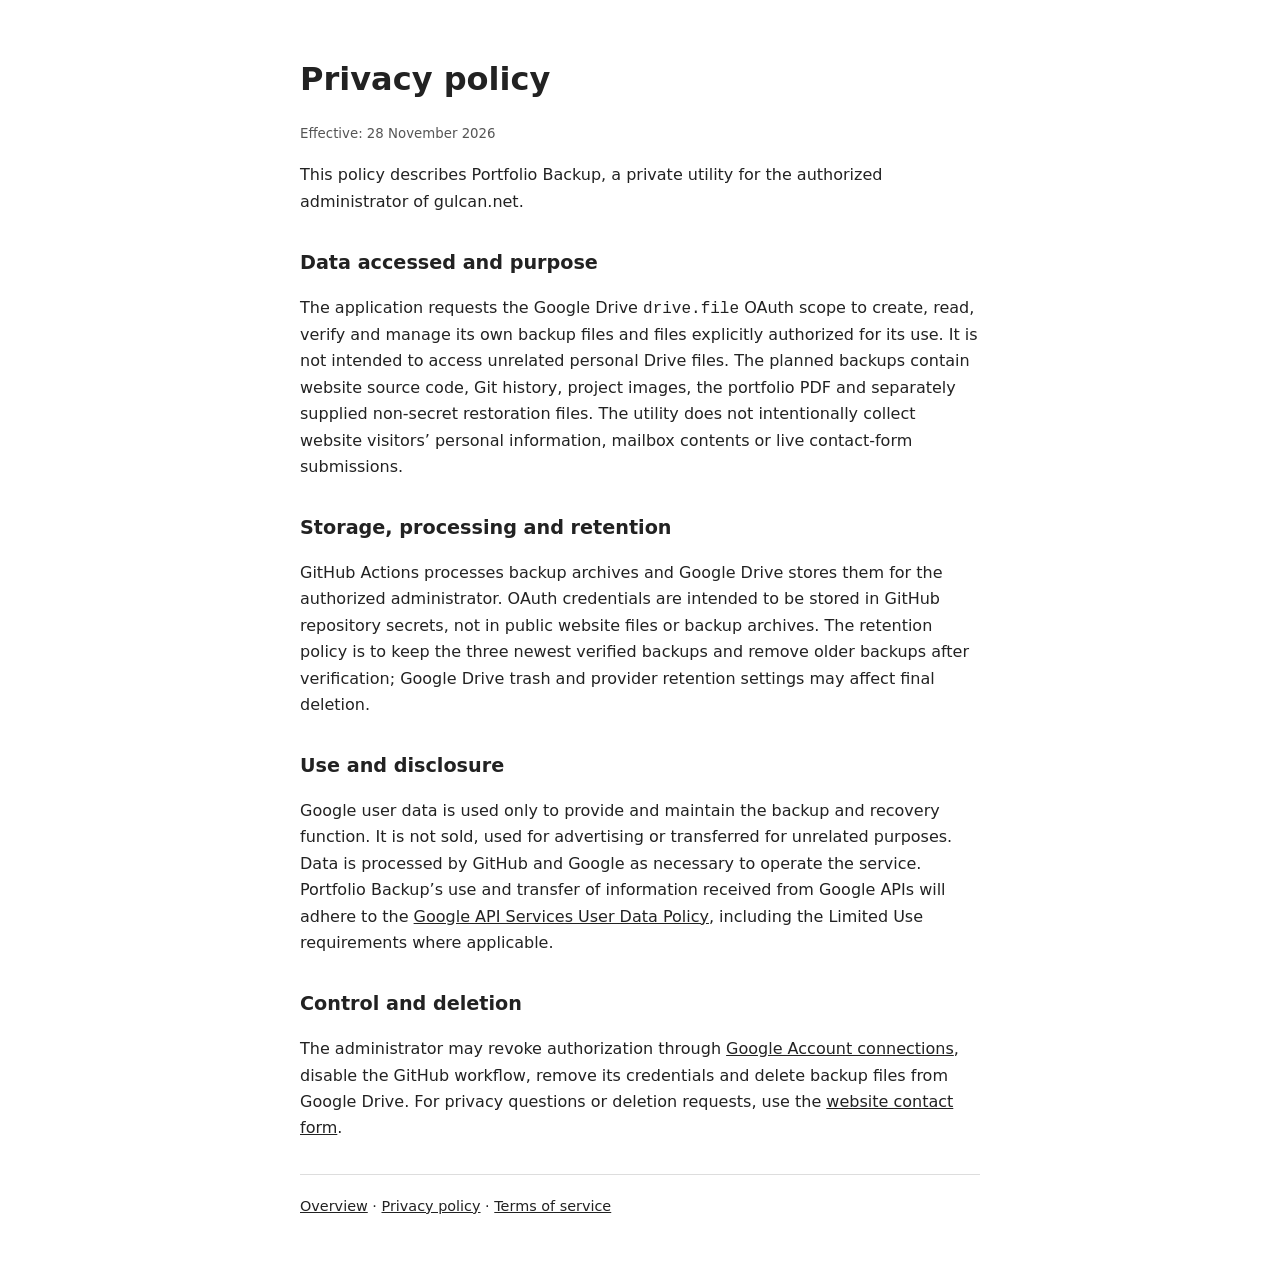
<file: backup/privacy/index.html>
<!doctype html>
<html lang="en">
<head>
<meta charset="utf-8">
<meta name="viewport" content="width=device-width,initial-scale=1">
<meta name="robots" content="noindex, follow">
<title>Privacy policy | Portfolio Backup</title>
<style>body{font:16px/1.65 system-ui,sans-serif;color:#222;background:#fff;margin:0}main{max-width:680px;margin:60px auto;padding:0 24px}h1{font-size:2rem;line-height:1.2}h2{font-size:1.2rem;margin-top:2rem}a{color:inherit}nav{font-size:.9rem;border-top:1px solid #ddd;padding-top:1.25rem;margin-top:2rem}small{color:#555}</style>
</head>
<body><main><h1>Privacy policy</h1><p><small>Effective: 28 November 2026</small></p><p>This policy describes Portfolio Backup, a private utility for the authorized administrator of gulcan.net.</p><h2>Data accessed and purpose</h2><p>The application requests the Google Drive <code>drive.file</code> OAuth scope to create, read, verify and manage its own backup files and files explicitly authorized for its use. It is not intended to access unrelated personal Drive files. The planned backups contain website source code, Git history, project images, the portfolio PDF and separately supplied non-secret restoration files. The utility does not intentionally collect website visitors’ personal information, mailbox contents or live contact-form submissions.</p><h2>Storage, processing and retention</h2><p>GitHub Actions processes backup archives and Google Drive stores them for the authorized administrator. OAuth credentials are intended to be stored in GitHub repository secrets, not in public website files or backup archives. The retention policy is to keep the three newest verified backups and remove older backups after verification; Google Drive trash and provider retention settings may affect final deletion.</p><h2>Use and disclosure</h2><p>Google user data is used only to provide and maintain the backup and recovery function. It is not sold, used for advertising or transferred for unrelated purposes. Data is processed by GitHub and Google as necessary to operate the service. Portfolio Backup’s use and transfer of information received from Google APIs will adhere to the <a href="https://developers.google.com/terms/api-services-user-data-policy">Google API Services User Data Policy</a>, including the Limited Use requirements where applicable.</p><h2>Control and deletion</h2><p>The administrator may revoke authorization through <a href="https://myaccount.google.com/connections">Google Account connections</a>, disable the GitHub workflow, remove its credentials and delete backup files from Google Drive. For privacy questions or deletion requests, use the <a href="/#contact">website contact form</a>.</p><nav aria-label="Backup application information"><a href="/backup/">Overview</a> · <a href="/backup/privacy/">Privacy policy</a> · <a href="/backup/terms/">Terms of service</a></nav></main></body></html>
</file>
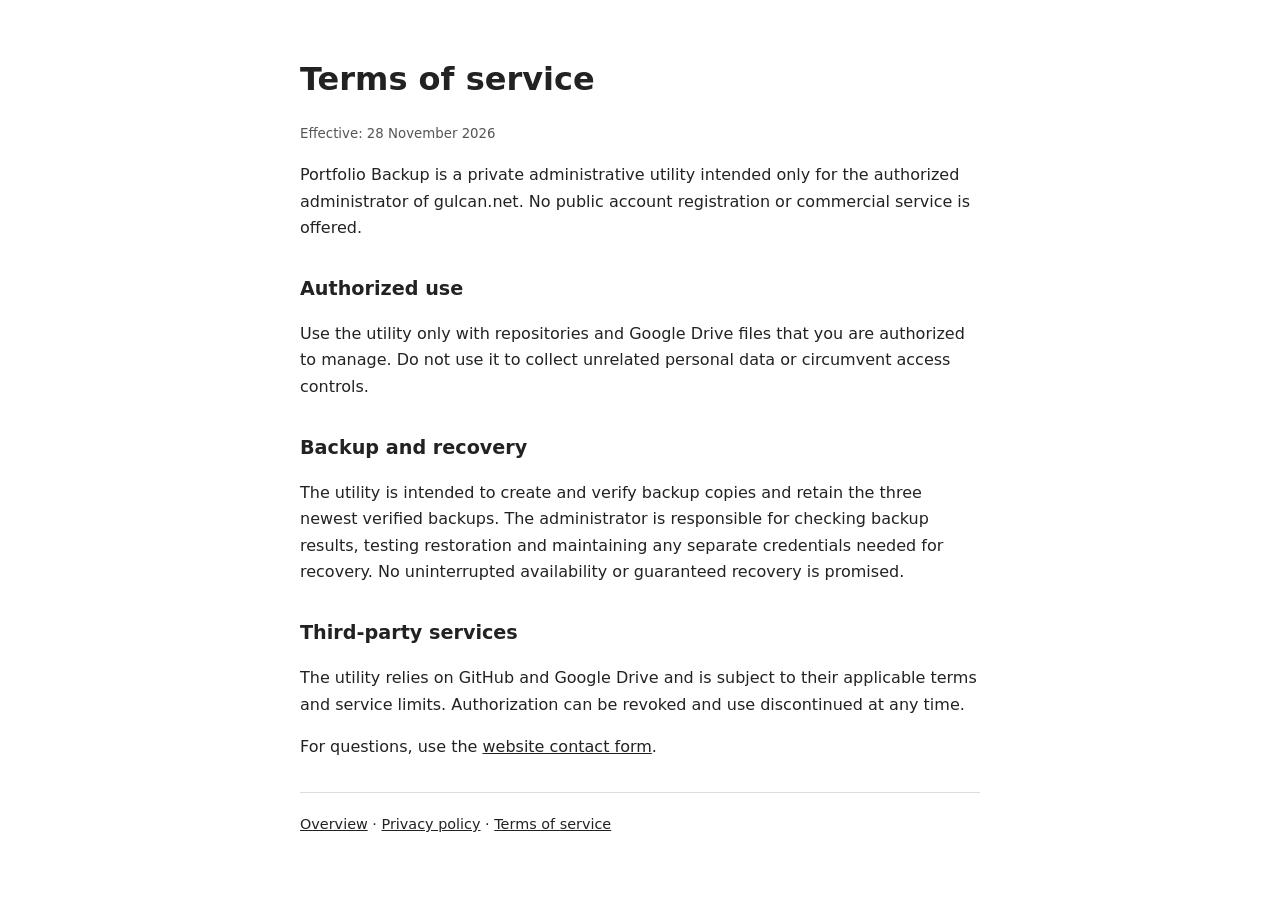
<file: backup/terms/index.html>
<!doctype html>
<html lang="en">
<head>
<meta charset="utf-8">
<meta name="viewport" content="width=device-width,initial-scale=1">
<meta name="robots" content="noindex, follow">
<title>Terms of service | Portfolio Backup</title>
<style>body{font:16px/1.65 system-ui,sans-serif;color:#222;background:#fff;margin:0}main{max-width:680px;margin:60px auto;padding:0 24px}h1{font-size:2rem;line-height:1.2}h2{font-size:1.2rem;margin-top:2rem}a{color:inherit}nav{font-size:.9rem;border-top:1px solid #ddd;padding-top:1.25rem;margin-top:2rem}small{color:#555}</style>
</head>
<body><main><h1>Terms of service</h1><p><small>Effective: 28 November 2026</small></p><p>Portfolio Backup is a private administrative utility intended only for the authorized administrator of gulcan.net. No public account registration or commercial service is offered.</p><h2>Authorized use</h2><p>Use the utility only with repositories and Google Drive files that you are authorized to manage. Do not use it to collect unrelated personal data or circumvent access controls.</p><h2>Backup and recovery</h2><p>The utility is intended to create and verify backup copies and retain the three newest verified backups. The administrator is responsible for checking backup results, testing restoration and maintaining any separate credentials needed for recovery. No uninterrupted availability or guaranteed recovery is promised.</p><h2>Third-party services</h2><p>The utility relies on GitHub and Google Drive and is subject to their applicable terms and service limits. Authorization can be revoked and use discontinued at any time.</p><p>For questions, use the <a href="/#contact">website contact form</a>.</p><nav aria-label="Backup application information"><a href="/backup/">Overview</a> · <a href="/backup/privacy/">Privacy policy</a> · <a href="/backup/terms/">Terms of service</a></nav></main></body></html>
</file>
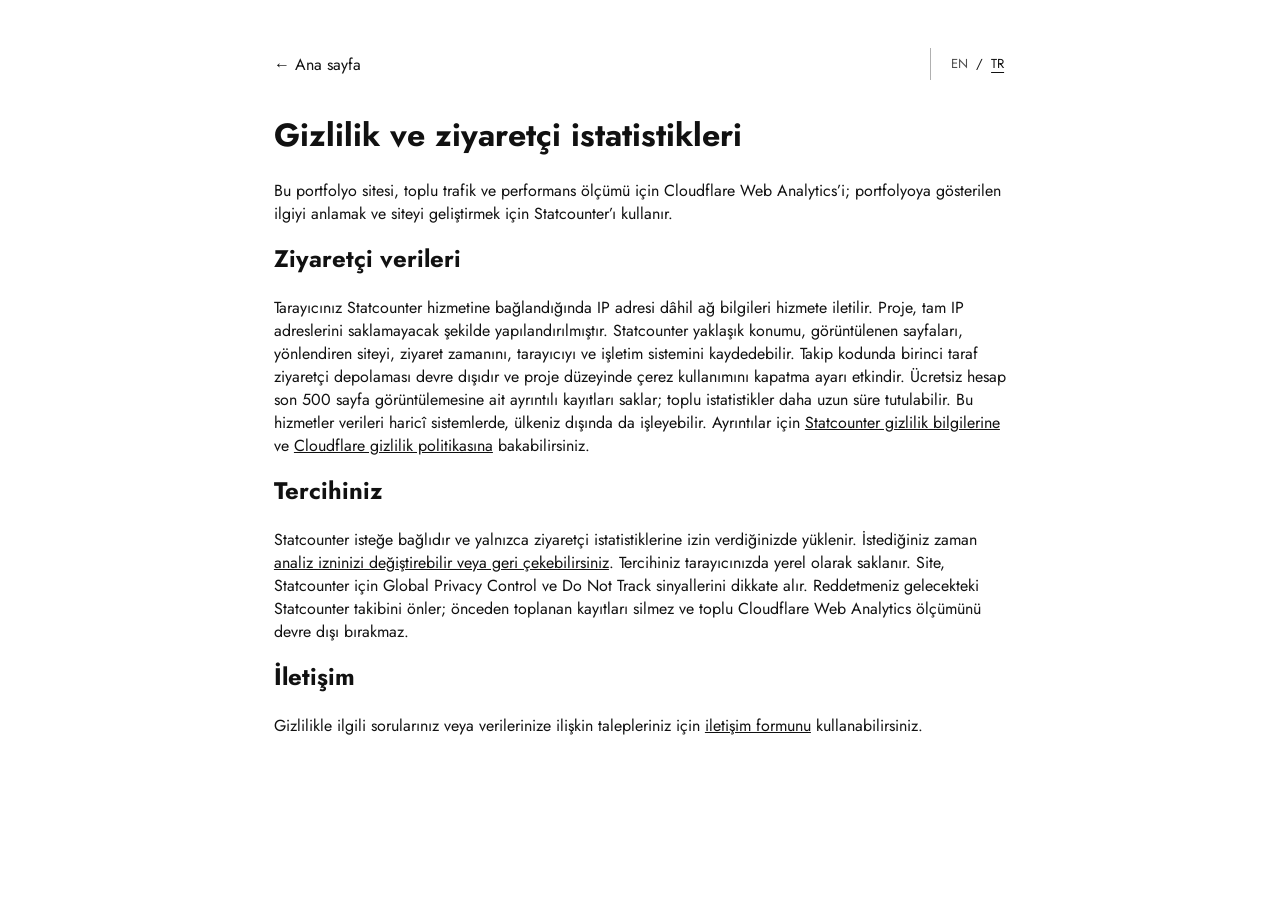
<file: tr/gizlilik/index.html>
<!doctype html>
<html lang="tr"><head><meta charset="utf-8"><meta name="viewport" content="width=device-width,initial-scale=1"><meta name="robots" content="noindex,follow"><title>Gizlilik | Gülcan Anlıtan</title><link rel="icon" type="image/svg+xml" href="/assets/favicon.svg"><link rel="stylesheet" href="/assets/style.css"><link rel="stylesheet" href="/assets/editorial.css"><link rel="stylesheet" href="/assets/language.css?v=2">
</head>
<body class="editorial-site"><main id="main" class="ed-container" style="max-width:800px;padding-block:48px 80px"><div class="ed-privacy-top"><a href="/tr/">← Ana sayfa</a><div class="ed-language" role="group" aria-label="Dil seçimi"><a href="/privacy/" lang="en" hreflang="en" aria-label="English">EN</a><span aria-hidden="true">/</span><a href="/tr/gizlilik/" lang="tr" hreflang="tr" aria-label="Türkçe" aria-current="true">TR</a></div></div><h1 style="margin-top:32px">Gizlilik ve ziyaretçi istatistikleri</h1><p>Bu portfolyo sitesi, toplu trafik ve performans ölçümü için Cloudflare Web Analytics’i; portfolyoya gösterilen ilgiyi anlamak ve siteyi geliştirmek için Statcounter’ı kullanır.</p><h2>Ziyaretçi verileri</h2><p>Tarayıcınız Statcounter hizmetine bağlandığında IP adresi dâhil ağ bilgileri hizmete iletilir. Proje, tam IP adreslerini saklamayacak şekilde yapılandırılmıştır. Statcounter yaklaşık konumu, görüntülenen sayfaları, yönlendiren siteyi, ziyaret zamanını, tarayıcıyı ve işletim sistemini kaydedebilir. Takip kodunda birinci taraf ziyaretçi depolaması devre dışıdır ve proje düzeyinde çerez kullanımını kapatma ayarı etkindir. Ücretsiz hesap son 500 sayfa görüntülemesine ait ayrıntılı kayıtları saklar; toplu istatistikler daha uzun süre tutulabilir. Bu hizmetler verileri haricî sistemlerde, ülkeniz dışında da işleyebilir. Ayrıntılar için <a style="text-decoration:underline" href="https://statcounter.com/about/legal/">Statcounter gizlilik bilgilerine</a> ve <a style="text-decoration:underline" href="https://www.cloudflare.com/privacypolicy/">Cloudflare gizlilik politikasına</a> bakabilirsiniz.</p><h2>Tercihiniz</h2><p>Statcounter isteğe bağlıdır ve yalnızca ziyaretçi istatistiklerine izin verdiğinizde yüklenir. İstediğiniz zaman <a style="text-decoration:underline" href="/tr/#analytics-preferences">analiz izninizi değiştirebilir veya geri çekebilirsiniz</a>. Tercihiniz tarayıcınızda yerel olarak saklanır. Site, Statcounter için Global Privacy Control ve Do Not Track sinyallerini dikkate alır. Reddetmeniz gelecekteki Statcounter takibini önler; önceden toplanan kayıtları silmez ve toplu Cloudflare Web Analytics ölçümünü devre dışı bırakmaz.</p><h2>İletişim</h2><p>Gizlilikle ilgili sorularınız veya verilerinize ilişkin talepleriniz için <a style="text-decoration:underline" href="/tr/#contact">iletişim formunu</a> kullanabilirsiniz.</p></main></body></html>
</file>
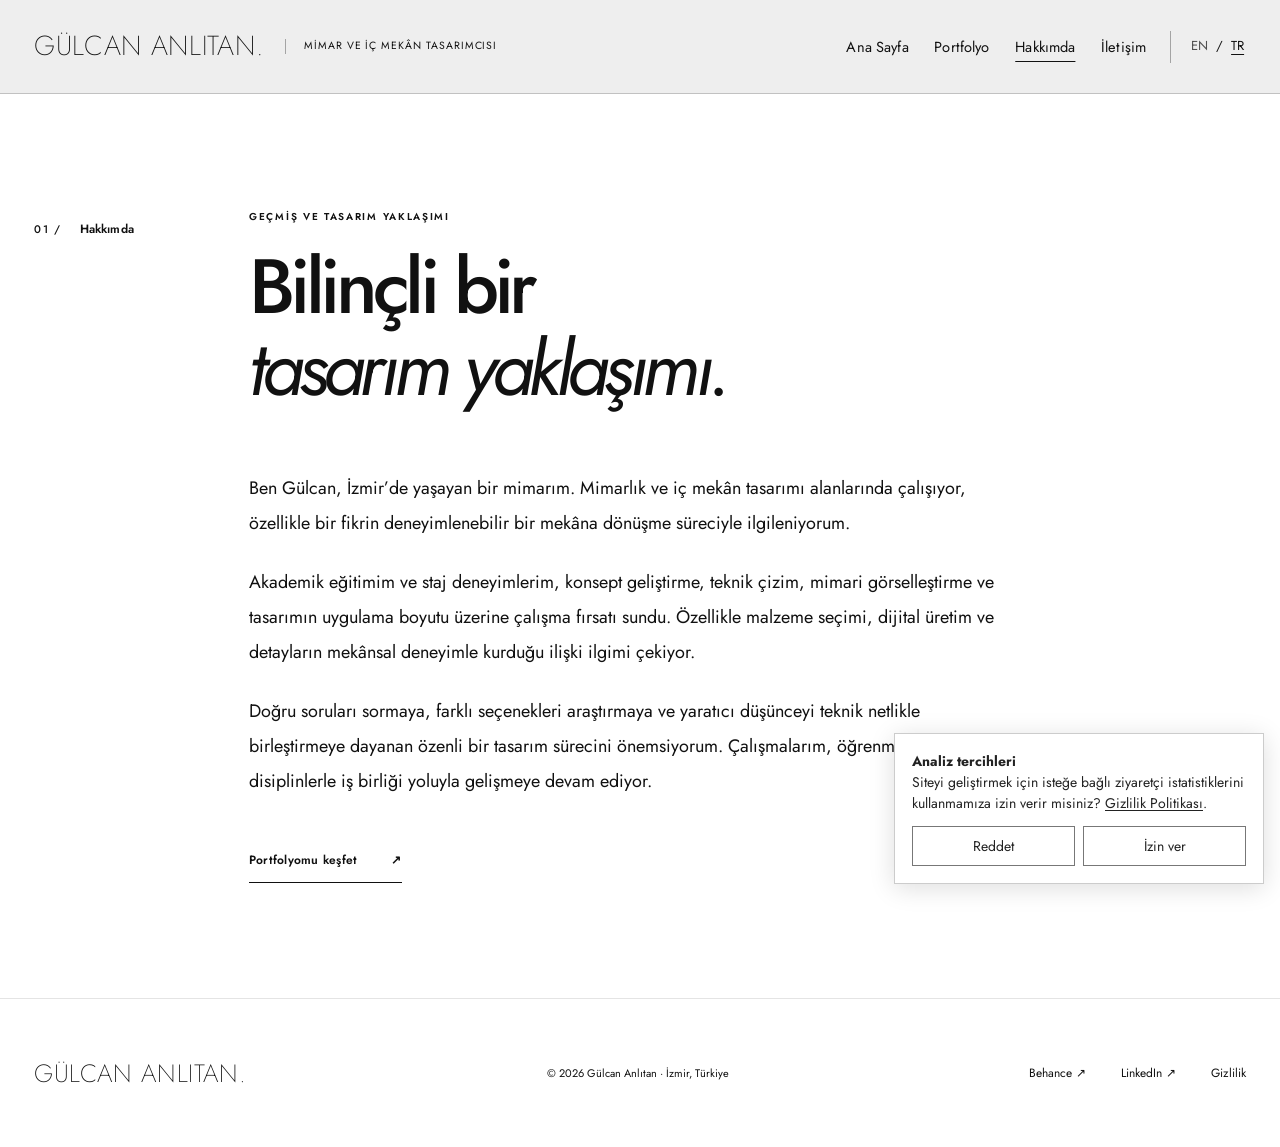
<file: tr/hakkimda/index.html>
<!doctype html><html lang="tr"><head><meta charset="utf-8"><meta name="viewport" content="width=device-width,initial-scale=1"><meta name="theme-color" content="#eeeeee"><meta name="description" content="İzmir’de mimarlık ve iç mekân tasarımı alanlarında çalışan Gülcan Anlıtan’ı, malzemeye ve mekânsal deneyime yönelik tasarım yaklaşımını tanıyın.">
<link rel="canonical" href="https://gulcan.net/tr/hakkimda/">
<link rel="alternate" hreflang="en" href="https://gulcan.net/about/">
<link rel="alternate" hreflang="tr" href="https://gulcan.net/tr/hakkimda/">
<link rel="alternate" hreflang="x-default" href="https://gulcan.net/about/"><title>Hakkımda | Gülcan Anlıtan</title><link rel="icon" type="image/svg+xml" href="/assets/favicon.svg"><link rel="stylesheet" href="/assets/style.css"><link rel="stylesheet" href="/assets/editorial.css"><script defer src="/assets/script.js?v=3"></script><!-- Statcounter: cookie-free analytics, loaded only after consent -->
<link rel="stylesheet" href="/assets/analytics-preferences.css?v=3">
<script>
var sc_project=13372680;
var sc_invisible=1;
var sc_security="af13d25f";
var sc_client_storage="disabled";
</script>
<script defer src="/assets/analytics-preferences.js?v=3"></script>
<link rel="stylesheet" href="/assets/language.css?v=2">
</head><body class="editorial-site"><a class="skip" href="#main">İçeriğe geç</a>
<header class="ed-header"><nav class="ed-container ed-nav" aria-label="Ana menü"><a class="ed-identity" href="/tr/"><strong>GÜLCAN ANLITAN<span>.</span></strong><span class="ed-role">Mimar ve İç Mekân Tasarımcısı</span></a><div class="nav-links ed-nav-links" id="main-nav"><a href="/tr/" >Ana Sayfa</a><a href="/tr/portfolyo/">Portfolyo</a><a href="/tr/hakkimda/" aria-current="page">Hakkımda</a><a href="/tr/#contact">İletişim</a></div><div class="ed-header-tools"><div class="ed-language" role="group" aria-label="Dil seçimi"><a href="/about/" lang="en" hreflang="en" aria-label="English">EN</a><span aria-hidden="true">/</span><a href="/tr/hakkimda/" lang="tr" hreflang="tr" aria-label="Türkçe" aria-current="true">TR</a></div><button class="menu-button ed-menu-button" type="button" aria-label="Menüyü aç" aria-controls="main-nav" aria-expanded="false">☰</button></div></nav></header>
<main id="main"><section class="ed-inner"><div class="ed-container ed-inner-grid"><div class="ed-label"><span class="ed-index">01 /</span><span>Hakkımda</span></div><div><p class="ed-overline">Geçmiş ve tasarım yaklaşımı</p><h1 class="ed-inner-title">Bilinçli bir<br><em>tasarım yaklaşımı.</em></h1><div class="ed-inner-copy"><p>Ben Gülcan, İzmir’de yaşayan bir mimarım. Mimarlık ve iç mekân tasarımı alanlarında çalışıyor, özellikle bir fikrin deneyimlenebilir bir mekâna dönüşme süreciyle ilgileniyorum.</p><p>Akademik eğitimim ve staj deneyimlerim, konsept geliştirme, teknik çizim, mimari görselleştirme ve tasarımın uygulama boyutu üzerine çalışma fırsatı sundu. Özellikle malzeme seçimi, dijital üretim ve detayların mekânsal deneyimle kurduğu ilişki ilgimi çekiyor.</p><p>Doğru soruları sormaya, farklı seçenekleri araştırmaya ve yaratıcı düşünceyi teknik netlikle birleştirmeye dayanan özenli bir tasarım sürecini önemsiyorum. Çalışmalarım, öğrenme ve farklı disiplinlerle iş birliği yoluyla gelişmeye devam ediyor.</p><a class="ed-inline-link" href="/tr/portfolyo/">Portfolyomu keşfet <span aria-hidden="true">↗</span></a></div></div></div></section></main>
<footer class="ed-footer"><div class="ed-container ed-footer-content"><a class="ed-footer-brand" href="/tr/">GÜLCAN ANLITAN.</a><span>© 2026 Gülcan Anlıtan · İzmir, Türkiye</span><div class="ed-footer-links"><a href="https://www.behance.net/glcananltan" target="_blank" rel="noopener noreferrer">Behance ↗</a><a href="https://www.linkedin.com/in/g%C3%BClcan-anl%C4%B1tan-895337190/" target="_blank" rel="noopener noreferrer">LinkedIn ↗</a><a href="/tr/gizlilik/">Gizlilik</a></div></div></footer>
<!-- Cloudflare Web Analytics --><script type='module' src='https://static.cloudflareinsights.com/beacon.min.js' data-cf-beacon='{"token": "785a4017461b4b3585a6602a32527442"}'></script><!-- End Cloudflare Web Analytics -->
</body></html>
</file>
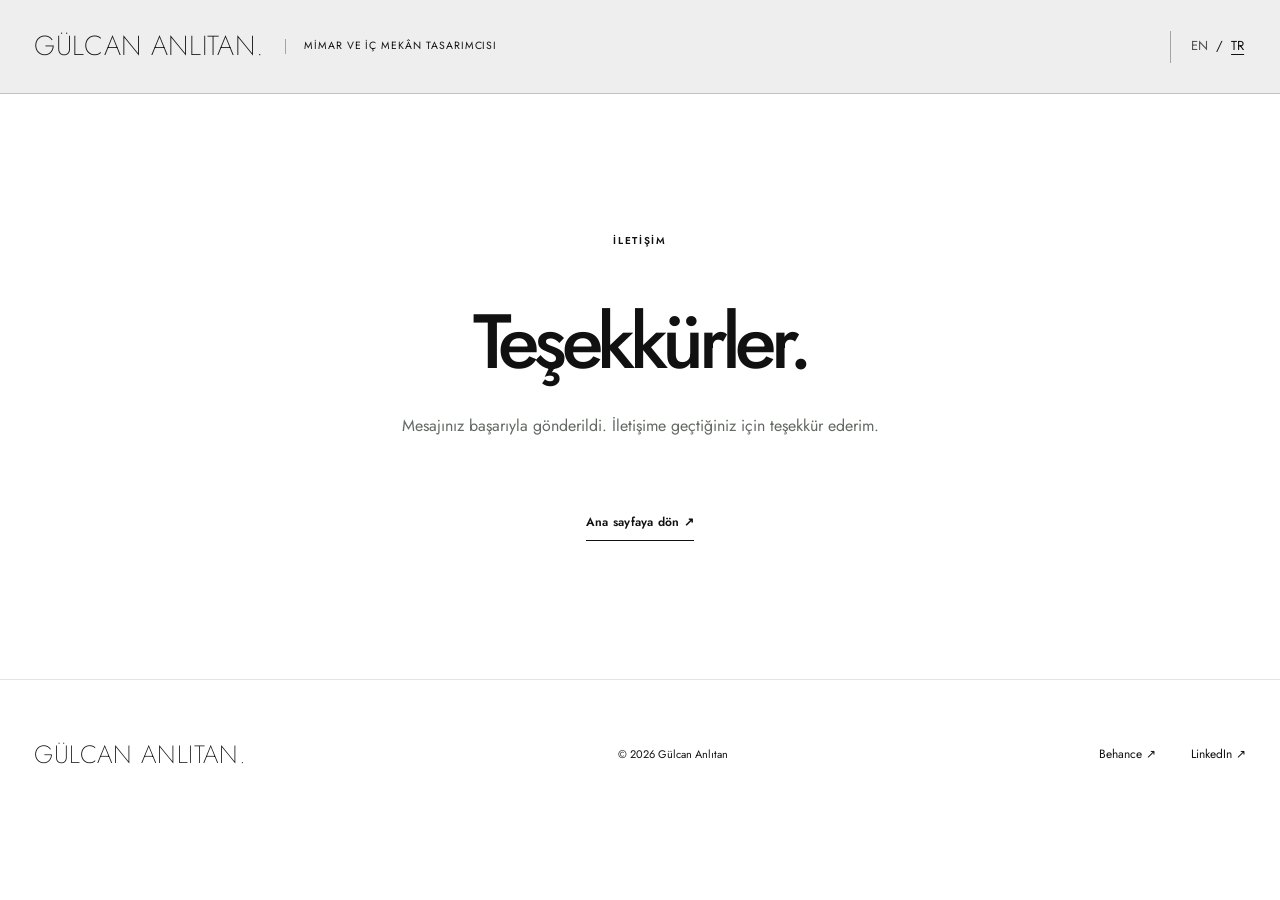
<file: tr/tesekkurler/index.html>
<!doctype html><html lang="tr"><head><meta charset="utf-8"><meta name="viewport" content="width=device-width,initial-scale=1"><meta name="theme-color" content="#eeeeee"><title>Teşekkürler | Gülcan Anlıtan</title><link rel="stylesheet" href="/assets/style.css"><link rel="stylesheet" href="/assets/editorial.css"><script defer src="/assets/script.js?v=3"></script><meta name="robots" content="noindex, follow">
<link rel="stylesheet" href="/assets/language.css?v=2">
</head><body class="editorial-site"><header class="ed-header"><nav class="ed-container ed-nav"><a class="ed-identity" href="/tr/"><strong>GÜLCAN ANLITAN<span>.</span></strong><span class="ed-role">Mimar ve İç Mekân Tasarımcısı</span></a><div class="ed-header-tools"><div class="ed-language" role="group" aria-label="Dil seçimi"><a href="/thanks/" lang="en" hreflang="en" aria-label="English">EN</a><span aria-hidden="true">/</span><a href="/tr/tesekkurler/" lang="tr" hreflang="tr" aria-label="Türkçe" aria-current="true">TR</a></div></div></nav></header><main class="ed-inner ed-thanks"><p class="ed-overline">İletişim</p><h1>Teşekkürler.</h1><p>Mesajınız başarıyla gönderildi. İletişime geçtiğiniz için teşekkür ederim.</p><a class="ed-inline-link" href="/tr/">Ana sayfaya dön ↗</a></main><footer class="ed-footer"><div class="ed-container ed-footer-content"><a class="ed-footer-brand" href="/tr/">GÜLCAN ANLITAN.</a><span>© 2026 Gülcan Anlıtan</span><div class="ed-footer-links"><a href="https://www.behance.net/glcananltan" target="_blank" rel="noopener noreferrer">Behance ↗</a><a href="https://www.linkedin.com/in/g%C3%BClcan-anl%C4%B1tan-895337190/" target="_blank" rel="noopener noreferrer">LinkedIn ↗</a></div></div></footer></body></html>
</file>
<file: assets/style.css>
@import url('https://fonts.googleapis.com/css2?family=Jost:ital,wght@0,200..800;1,200..800&display=swap');
:root{--bg:#f5f4ef;--ink:#202722;--muted:#6e756d;--line:#dadcd5;--accent:#81937f;--pad:clamp(22px,4vw,76px)}
*{box-sizing:border-box}html{scroll-behavior:smooth}body{margin:0;background:var(--bg);color:var(--ink);font-family:"Jost",Arial,sans-serif;-webkit-font-smoothing:antialiased}img{display:block;max-width:100%}a{color:inherit;text-decoration:none}button{font:inherit;cursor:pointer}h1,h2,h3,p,figure{margin-top:0}.accent{color:var(--accent)}.container{width:min(100%,1440px);margin:auto;padding-inline:var(--pad)}.skip{position:absolute;left:-10000px;top:5px;background:white;padding:12px;z-index:100}.skip:focus{left:8px}.site-header{position:relative;z-index:20;background:var(--bg)}.nav{display:flex;align-items:center;justify-content:space-between;gap:30px;min-height:98px;border-bottom:1px solid var(--line)}.wordmark{font-family:"Jost",Arial,sans-serif;font-size:24px;letter-spacing:-1.5px;font-weight:700;white-space:nowrap}.nav-links{display:flex;align-items:center;gap:clamp(24px,3vw,52px)}.nav-links a,.nav-portfolio{font-size:11px;text-transform:uppercase;font-weight:700;letter-spacing:.14em}.nav-links a{color:var(--muted)}.nav-links a:hover,.nav-links a[aria-current="page"]{color:var(--ink)}.nav-portfolio{padding:13px 15px;border:1px solid var(--ink);white-space:nowrap}.nav-portfolio:hover{background:var(--ink);color:var(--bg)}.menu-button{display:none;border:0;background:transparent;font-size:24px;width:44px;height:44px}.eyebrow{display:inline-flex;align-items:center;gap:12px;text-transform:uppercase;letter-spacing:.2em;font-weight:700;font-size:10px}.eyebrow:before{content:"";display:block;width:23px;height:1px;background:currentColor}.hero{padding-top:clamp(80px,10vw,150px)}.hero h1,.inner-hero h1{font:400 clamp(66px,9.6vw,155px)/.98 "Jost",sans-serif;letter-spacing:-.07em;margin:26px 0}.hero h1 em,.inner-hero h1 em,.portfolio-feature h2 em{color:var(--accent);font-weight:400}.hero-bottom{display:flex;justify-content:space-between;gap:30px;align-items:flex-end;margin:40px 0 70px}.hero-bottom p{max-width:380px;color:var(--muted);font-size:14px;line-height:1.9;margin:0}.text-link{display:inline-flex;align-items:center;gap:24px;font-size:11px;text-transform:uppercase;letter-spacing:.12em;font-weight:700;padding-bottom:11px;border-bottom:1px solid currentColor;white-space:nowrap}.text-link span{font-size:19px;font-weight:400;transition:transform .2s}.text-link:hover span{transform:translate(5px,-3px)}.hero-image{height:clamp(340px,55vw,755px);background:#d6d9cf;position:relative;overflow:hidden;margin:0}.hero-image img{height:100%;width:100%;object-fit:cover}.hero-image figcaption{position:absolute;bottom:22px;left:25px;color:#f5f4ef;background:#28372edc;font-size:10px;padding:13px 16px;letter-spacing:.12em;text-transform:uppercase}.section{padding-top:clamp(100px,11vw,170px)}.section.compact{padding-top:45px}.section-head{display:flex;justify-content:space-between;align-items:flex-end;border-top:1px solid var(--line);padding-top:24px;margin-bottom:52px}.section-head h2,.contact h2{font:400 clamp(56px,6vw,95px)/1.05 "Jost",sans-serif;letter-spacing:-.055em;margin:22px 0 0}.section-head small{font-size:11px;color:var(--muted);text-transform:uppercase;letter-spacing:.1em}.projects-grid{display:grid;grid-template-columns:repeat(2,minmax(0,1fr));gap:72px 30px}.project-card:first-child{grid-column:span 2}.project-image{position:relative;background:#d6d9cf;overflow:hidden;aspect-ratio:1.26}.project-card:first-child .project-image{aspect-ratio:1.95}.project-image img{height:100%;width:100%;object-fit:cover;transition:transform .7s}.project-card:hover .project-image img{transform:scale(1.035)}.image-arrow{position:absolute;bottom:19px;right:20px;background:var(--bg);display:grid;place-items:center;font-size:22px;width:43px;height:43px}.project-caption{display:flex;justify-content:space-between;gap:20px;padding-top:19px}.project-caption h3{font:400 clamp(28px,3vw,44px)/1.2 "Jost",sans-serif;letter-spacing:-.045em;margin:0 0 8px}.project-caption span,.project-caption small{font-size:11px;color:var(--muted);text-transform:uppercase;letter-spacing:.1em}.approach{display:grid;grid-template-columns:1fr 1.65fr;gap:55px;border-top:1px solid var(--line);padding-top:30px}.approach h2{font:400 clamp(33px,4vw,64px)/1.2 "Jost",sans-serif;letter-spacing:-.05em}.approach h2 em{color:var(--accent)}.approach p{color:var(--muted);max-width:590px;font-size:15px;line-height:1.9;margin:30px 0}.portfolio-feature{background:#29362d;color:#f4f3ed;margin-top:clamp(105px,12vw,185px)}.feature-grid{display:grid;grid-template-columns:1fr 1fr;align-items:center;gap:8vw;padding-block:clamp(75px,10vw,145px)}.portfolio-feature h2{font:400 clamp(64px,7.5vw,116px)/1.04 "Jost",sans-serif;letter-spacing:-.06em;margin:32px 0}.portfolio-feature h2 em{color:#b8c9af}.portfolio-feature p{font-size:14px;line-height:1.85;color:#c1cbbf;max-width:410px}.portfolio-feature .text-link{margin-top:28px}.cover-stack{height:440px;position:relative;perspective:1100px}.cover{position:absolute;top:4%;left:15%;width:65%;height:88%;background:#e8e8df;color:#243227;padding:28px;box-shadow:10px 20px 38px #0a150d68;display:flex;flex-direction:column;justify-content:space-between;transform:rotate(-9deg)}.cover:nth-child(2){background:#c4cbbf;transform:translateX(22%) rotate(8deg)}.cover h3{font:400 clamp(31px,4vw,58px)/1 "Jost",sans-serif;letter-spacing:-.06em;margin:0}.cover small{font-size:11px;letter-spacing:.12em;font-weight:700}.cover img{height:47%;width:100%;object-fit:cover}.contact{padding-bottom:140px}.contact>p{font:400 clamp(29px,4vw,55px)/1.3 "Jost",sans-serif;margin:40px 0}.note{color:var(--muted);font-size:12px;line-height:1.7;margin-top:45px}.footer{border-top:1px solid var(--line)}.foot{display:flex;align-items:center;justify-content:space-between;gap:25px;padding-block:35px 48px;color:var(--muted);font-size:11px}.foot-links{display:flex;gap:24px}.inner-hero{padding-top:clamp(75px,9vw,128px);padding-bottom:65px}.inner-hero p{font-size:15px;line-height:1.85;color:var(--muted);max-width:620px}.inner-hero h1{font-size:clamp(72px,10vw,148px)}.about-grid{display:grid;grid-template-columns:1fr 1fr;align-items:center;gap:8%;padding-top:20px}.about-grid img{width:100%;height:680px;object-fit:cover;background:#e4e3d9}.about-grid h2{font:400 clamp(33px,4vw,64px)/1.2 "Jost",sans-serif;letter-spacing:-.045em;margin:28px 0}.about-grid p{font-size:15px;line-height:1.9;color:var(--muted)}.about-grid .text-link{margin-top:30px}.detail{padding-bottom:140px}.detail>img{width:100%;max-height:800px;object-fit:cover;background:#d5d9cb}.detail-bottom{border-top:1px solid var(--line);padding:35px 0;display:flex;justify-content:space-between;gap:30px}.detail-bottom p{max-width:630px;color:var(--muted);line-height:1.8;font-size:14px}.portfolio-intro h1{font-size:clamp(70px,9vw,130px)}.reader-section{background:#e4e6dc;padding:clamp(35px,6vw,75px) var(--pad)}.reader-shell{max-width:1120px;margin:auto}.reader-top{display:flex;justify-content:space-between;align-items:center;gap:20px;margin-bottom:28px;font-size:11px;color:#697467;text-transform:uppercase;letter-spacing:.12em}.reader-top a{border-bottom:1px solid;padding-bottom:8px}.reader-top [hidden]{display:none}.book{aspect-ratio:1.57;display:grid;grid-template-columns:1fr 1fr;position:relative;background:#cccfc3;box-shadow:0 27px 55px #4450443d;perspective:1600px}.book:after{content:"";position:absolute;top:0;bottom:0;left:50%;transform:translateX(-50%);width:22px;background:linear-gradient(90deg,transparent,#5f665d28,transparent);pointer-events:none}.book-page{min-width:0;overflow:hidden;background:#f8f6ef;height:100%}.book-page+.book-page{border-left:1px solid #dfdcd0}.demo-page{height:100%;display:flex;flex-direction:column;justify-content:space-between;gap:12px;padding:clamp(20px,4vw,55px)}.demo-page small{font-size:clamp(7px,.8vw,11px);letter-spacing:.16em}.demo-page h3{font:400 clamp(27px,4vw,61px)/1.1 "Jost",sans-serif;letter-spacing:-.055em;margin:0}.demo-page img{width:100%;height:50%;object-fit:cover}.demo-page .page-foot{display:flex;justify-content:space-between;font-size:10px;color:#6a7669}.demo-page.cover{background:#dce3d7}.demo-page.blank{background:#ecece5}.book-page canvas{width:100%;height:100%;object-fit:contain;background:#fff}.book.flipping .book-page:last-child{animation:page-turn .42s ease-in-out}@keyframes page-turn{0%{transform:scaleX(1)}45%{transform:scaleX(.88);filter:brightness(.91)}100%{transform:scaleX(1)}}.reader-controls{display:flex;justify-content:space-between;align-items:center;gap:18px;margin-top:26px}.reader-controls button{padding:14px 18px;background:transparent;border:1px solid #a4aca0;font-size:11px;text-transform:uppercase;letter-spacing:.1em}.reader-controls button:disabled{opacity:.3;cursor:default}.reader-controls span{font-size:12px;color:#687568;letter-spacing:.1em}.reader-help{text-align:center;font-size:12px;color:#6b7569;margin:19px 0 0}.reader-about{padding-block:90px 130px;display:grid;grid-template-columns:1fr 1fr;gap:60px}.reader-about h2{font:400 clamp(34px,4vw,60px)/1.2 "Jost",sans-serif;letter-spacing:-.05em;margin:24px 0}.reader-about p{color:var(--muted);font-size:14px;line-height:1.9}.reader-about code{overflow-wrap:anywhere}
@media(max-width:980px){.nav-portfolio{display:none}.about-grid img{height:540px}.cover-stack{height:340px}}
@media(max-width:700px){.nav{min-height:74px}.wordmark{font-size:21px}.menu-button{display:block}.nav-links{display:none;position:absolute;top:73px;left:0;right:0;flex-direction:column;align-items:flex-start;gap:25px;padding:28px var(--pad) 36px;background:var(--bg);box-shadow:0 18px 25px #18271a1c}.nav-links.open{display:flex}.nav-links a{font-size:13px}.hero{padding-top:75px}.hero h1{font-size:clamp(57px,11.7vw,92px)}.hero-bottom{align-items:flex-start;flex-direction:column;margin:32px 0 48px}.hero-image{height:380px}.hero-image figcaption{left:12px;bottom:12px;font-size:9px}.section{padding-top:92px}.section-head h2,.contact h2{font-size:58px}.section-head small{display:none}.projects-grid{grid-template-columns:1fr;gap:50px}.project-card:first-child{grid-column:auto}.project-card:first-child .project-image{aspect-ratio:1.26}.approach{grid-template-columns:1fr;gap:28px}.approach h2{font-size:37px}.portfolio-feature{margin-top:100px}.feature-grid{grid-template-columns:1fr;gap:45px;padding-block:75px}.portfolio-feature h2{font-size:69px}.cover-stack{height:320px}.contact{padding-bottom:95px}.foot{flex-direction:column;align-items:flex-start}.inner-hero{padding-top:72px;padding-bottom:44px}.inner-hero h1{font-size:clamp(66px,12vw,98px)}.about-grid{grid-template-columns:1fr;gap:33px}.about-grid img{height:auto;aspect-ratio:1.1}.about-grid h2{font-size:39px}.detail-bottom{flex-direction:column}.reader-section{padding:28px 15px 45px}.reader-top{flex-direction:column;align-items:flex-start}.book{aspect-ratio:.7;grid-template-columns:1fr}.book:after{display:none}.demo-page{padding:25px}.demo-page h3{font-size:clamp(43px,10vw,65px)}.demo-page small{font-size:10px}.reader-about{grid-template-columns:1fr;gap:12px;padding-block:65px 90px}}
@media(prefers-reduced-motion:reduce){*,*:before,*:after{scroll-behavior:auto!important;animation-duration:.01ms!important;transition-duration:.01ms!important}}
/* A glimpse — homepage */
.glimpse{padding-top:32px;background:#fbfbf9}
.glimpse-top{display:flex;align-items:center;justify-content:space-between;gap:24px;padding-block:18px 4px}
.glimpse-top-note{font-size:10px;font-weight:600;letter-spacing:.14em;text-transform:uppercase;color:var(--muted)}
.glimpse-art-scroll{max-width:1920px;margin:auto;overflow-x:auto;overscroll-behavior-inline:contain}
.glimpse-art{display:block;width:100%;height:auto;mix-blend-mode:multiply}
.glimpse-mobile-hint{display:none}
.glimpse-bottom{display:flex;justify-content:space-between;align-items:center;gap:25px;border-top:1px solid #e6e6e1;padding-block:23px 43px}
.glimpse-bottom p{margin:0;color:var(--muted);font-size:13px}
.approach-section{padding-top:110px}
.glimpse-portfolio{border-top:1px solid var(--line);padding-top:30px;margin-top:115px}
.glimpse-portfolio-layout{display:grid;grid-template-columns:1.15fr .85fr;gap:50px;align-items:end;padding:36px 0 45px}
.glimpse-portfolio h2{font:400 clamp(61px,8vw,120px)/.98 "Jost",sans-serif;letter-spacing:-.065em;margin:0}
.glimpse-portfolio h2 em{color:var(--accent);font-weight:400}
.glimpse-portfolio-layout>div{max-width:350px;justify-self:end}
.glimpse-portfolio-layout p{font-size:14px;line-height:1.9;color:var(--muted);margin:0 0 35px}
@media(max-width:680px){
.glimpse{padding-top:12px}
.glimpse-top{padding-block:24px 16px}
.glimpse-top-note{font-size:9px;letter-spacing:.07em;text-align:right}
.glimpse-art-scroll{overflow-x:auto;overflow-y:hidden;-webkit-overflow-scrolling:touch;scrollbar-width:thin}
.glimpse-art{max-width:none;width:1050px;height:auto}
.glimpse-mobile-hint{display:block;text-align:center;font-size:10px;color:var(--muted);margin:5px 0}
.glimpse-bottom{padding-top:17px;padding-bottom:37px;align-items:flex-start;flex-direction:column;gap:21px}
.glimpse-bottom p{font-size:12px}
.approach-section{padding-top:75px}
.glimpse-portfolio{margin-top:80px}
.glimpse-portfolio-layout{grid-template-columns:1fr;gap:25px;padding-top:31px}
.glimpse-portfolio h2{font-size:69px}
.glimpse-portfolio-layout>div{max-width:none;justify-self:start}
}
/* November 2026 — coherent editorial homepage: paper-white canvas and natural-aspect elevation */
:root {--bg:#fff;--ink:#202124;--muted:#666b6f;--line:#e5e5e5;--accent:#242424;}
body {background:#fff;color:var(--ink);}
.site-header{background:#fff;}
.home-revised .nav{min-height:86px;border-bottom:0;}
.home-revised .wordmark{font-size:23px;letter-spacing:-.065em;font-weight:700;}
.home-revised .nav-links{gap:clamp(25px,3vw,48px);}
.home-revised .nav-links a{font-size:12px;letter-spacing:.015em;text-transform:none;font-weight:500;color:#383838;}
.home-revised .nav-links a:hover,.home-revised .nav-links a:focus-visible{color:#111;text-decoration:underline;text-underline-offset:6px;}
.home-revised .elevation-hero{padding-top:clamp(38px,5vw,90px);padding-bottom:clamp(70px,9vw,160px);}
.home-revised .elevation-artwork{margin-inline:auto;max-width:1440px;min-height:0;background:#fff;}
.home-revised .elevation-artwork img{display:block;width:100%;height:auto;object-fit:contain;object-position:center;image-rendering:auto;max-width:100%;background:#fff;mix-blend-mode:normal;}
.home-revised .elevation-caption{display:flex;justify-content:space-between;gap:20px;margin-top:18px;font-size:11px;letter-spacing:.025em;color:#777;}
.home-revised .home-section{display:grid;grid-template-columns:minmax(135px,25%) 1fr;gap:clamp(25px,5vw,95px);padding-top:35px;padding-bottom:clamp(75px,9vw,130px);border-top:1px solid var(--line);}
.home-revised .home-section-label{display:flex;gap:22px;align-items:baseline;}
.home-revised .home-section-label span{font:500 11px/1.5 "Jost",sans-serif;color:#969696;}
.home-revised .home-section-label h2{font:600 14px/1.5 "Jost",sans-serif;letter-spacing:.005em;margin:0;}
.home-revised .home-section-main{max-width:900px;}
.home-revised .home-statement{font:400 clamp(26px,3vw,44px)/1.28 "Jost",Arial,sans-serif;letter-spacing:-.055em;max-width:820px;margin:0 0 clamp(24px,4vw,44px);}
.home-revised .home-description{font:400 15px/1.9 "Jost",Arial,sans-serif;color:#646464;max-width:540px;margin:0 0 24px;}
.home-revised .home-link{display:inline-flex;align-items:baseline;gap:26px;border-bottom:1px solid #777;padding-bottom:8px;font:500 13px/1.4 "Jost",sans-serif;letter-spacing:0;text-transform:none;white-space:nowrap;color:#252525;transition:gap .2s;}
.home-revised .home-link:hover{gap:35px;}
.home-revised .home-portfolio-row{display:flex;align-items:flex-start;justify-content:space-between;gap:24px;}
.home-revised .home-portfolio-row .home-statement{margin:0;}
.home-revised .home-portfolio-row>div{max-width:340px;}
.home-revised .home-contact-row{display:flex;align-items:flex-start;justify-content:space-between;gap:24px;}
.home-revised .home-contact-row .home-statement{margin:0;}
.home-revised .home-social{display:flex;gap:36px;flex-wrap:wrap;padding-top:8px;}
.home-revised .foot{padding-block:26px 35px;font-size:12px;}
.home-revised .footer{background:#fff;}
@media(max-width:700px){
  .home-revised .nav{min-height:73px;}
  .home-revised .nav-links{top:72px;background:#fff;}
  .home-revised .elevation-hero{padding-top:45px;padding-bottom:90px;}
  .home-revised .elevation-artwork{overflow:hidden;}
  .home-revised .elevation-artwork img{width:100%;height:auto;max-width:100%;object-fit:contain;}
  .home-revised .elevation-caption{margin-top:13px;font-size:10px;}
  .home-revised .home-section{grid-template-columns:1fr;gap:29px;padding-top:24px;padding-bottom:75px;}
  .home-revised .home-statement{font-size:clamp(26px,7vw,39px);margin-bottom:25px;}
  .home-revised .home-description{font-size:14px;}
  .home-revised .home-portfolio-row,.home-revised .home-contact-row{display:block;}
  .home-revised .home-portfolio-row .home-statement,.home-revised .home-contact-row .home-statement{margin-bottom:28px;}
  .home-revised .home-social{gap:25px;}
  .home-revised .foot{gap:12px;}
}
</file>
<file: assets/editorial.css>
/* Gülcan — site-wide editorial identity, 2026. */
/* Jost font is loaded once from style.css, included on every page. */
:root{--ed-dark:#242724;--ed-dark-2:#333632;--ed-paper:#eeeae4;--ed-paper-2:#f6f4f1;--ed-text:#292c29;--ed-muted:#6e726c;--ed-line:#d2d2ca;--ed-accent:#8e9283}
html{scroll-behavior:smooth;scroll-padding-top:85px}
body.editorial-site{background:var(--ed-paper);color:var(--ed-text);font-family:"Jost",Arial,sans-serif}
.editorial-site h1,.editorial-site h2,.editorial-site p{margin-top:0}
.ed-container{width:min(100%,1520px);padding-inline:clamp(22px,5vw,88px);margin-inline:auto}
.ed-header{position:relative;background:var(--ed-dark);color:#f5f3ee;z-index:30}
.ed-nav{display:flex;align-items:center;justify-content:space-between;gap:24px;min-height:94px;border-bottom:1px solid #ffffff2a}
.ed-identity{display:flex;align-items:center;gap:24px;white-space:nowrap}
.ed-identity strong{font-family:"Jost",sans-serif;font-size:24px;font-weight:700;letter-spacing:-.055em}
.ed-identity strong span{color:#a9aea1}
.ed-role{padding-left:24px;border-left:1px solid #ffffff47;font-size:10px;color:#dbded6;letter-spacing:.12em;text-transform:uppercase}
.ed-nav-links{display:flex;gap:clamp(22px,3vw,50px);align-items:center}
.ed-nav-links a{font-size:12px;color:#e8e8e1;text-transform:none;letter-spacing:.01em;font-weight:500}
.ed-nav-links a:hover,.ed-nav-links a[aria-current="page"]{color:#fff;text-decoration:underline;text-underline-offset:9px}
.ed-menu-button{display:none;color:inherit}
.ed-hero{background:var(--ed-dark);color:#f0f0eb;padding-bottom:clamp(58px,7.5vw,116px)}
.ed-hero-intro,.ed-hero-end{display:flex;justify-content:space-between;gap:20px;font-size:10px;letter-spacing:.14em;text-transform:uppercase;color:#bec2b8}
.ed-hero-intro{padding-block:clamp(32px,5vw,69px) 26px}
.ed-hero-end{padding-top:18px;align-items:center}
.ed-hero-end span:last-child{font-size:24px;line-height:1}
.ed-hero-print{margin:0;padding:clamp(18px,3vw,48px);background:#fff;box-shadow:0 24px 90px #0b0d0b35}
.ed-image-scroll{width:100%;overflow:auto hidden}
.ed-hero-print img{display:block;width:100%;max-width:100%;height:auto;object-fit:contain;object-position:center;background:#fff;mix-blend-mode:normal}
.ed-section{padding-top:clamp(92px,10vw,160px);padding-bottom:clamp(98px,10vw,165px)}
.ed-section-grid{display:grid;grid-template-columns:minmax(165px,25%) minmax(0,1fr);gap:clamp(25px,4vw,80px)}
.ed-label{display:flex;align-items:baseline;gap:18px;padding-top:11px;font-size:12px;letter-spacing:.015em;font-weight:600}
.ed-index{font-size:11px;letter-spacing:.15em;color:#91958b;font-weight:500}
.ed-overline{font-size:10px;letter-spacing:.17em;text-transform:uppercase;font-weight:600;color:#81877c;margin-bottom:22px}
.ed-section-content h1,.ed-section-content h2,.ed-inner-title{font-family:"Jost",Arial,sans-serif;font-weight:500;line-height:1.07;font-size:clamp(47px,6vw,93px);letter-spacing:-.06em;margin:0}
.ed-section-content h1 em,.ed-section-content h2 em,.ed-inner-title em{font-family:"Jost",sans-serif;font-weight:400;letter-spacing:-.07em}
.ed-about{background:var(--ed-paper-2)}
.ed-about-detail{display:grid;grid-template-columns:1.1fr .9fr;gap:clamp(36px,5vw,95px);padding-top:clamp(52px,7vw,115px);align-items:start}
.ed-lead{font-family:"Jost",sans-serif;font-size:clamp(20px,2.1vw,30px);font-weight:400;line-height:1.5;letter-spacing:-.035em;max-width:600px}
.ed-about-detail>div p,.ed-portfolio-heading>p,.ed-contact-intro,.ed-inner-copy{font-size:15px;line-height:1.95;color:#686b65;max-width:510px}
.ed-inline-link{display:inline-flex;gap:34px;align-items:center;margin-top:26px;border-bottom:1px solid currentColor;padding-bottom:9px;font-size:12px;letter-spacing:.02em;font-weight:600}
.ed-inline-link:hover{gap:43px}
.ed-portfolio{background:#dedcd5}
.ed-portfolio-heading{display:flex;justify-content:space-between;align-items:end;gap:60px;margin-bottom:clamp(60px,7vw,110px)}
.ed-portfolio-heading>p{max-width:260px;margin:0 0 7px}
.ed-book-link{display:block;position:relative;color:var(--ed-text);background:#bdbdb5;overflow:hidden;isolation:isolate}
.ed-book-scene{height:clamp(350px,48vw,665px);position:relative;background:radial-gradient(ellipse at 57% 14%,#e9e9e3,#c4c4bb 67%,#aead9f);overflow:hidden;perspective:1600px;transition:background .4s}
.ed-book-shadow{position:absolute;width:68%;height:13%;left:20%;bottom:12%;background:#24262257;filter:blur(31px);transform:rotate(-6deg);border-radius:100%}
.ed-book-back{position:absolute;top:19%;left:12%;width:76%;height:65%;background:#626864;transform:rotate(-7deg) skewY(-1deg);box-shadow:22px 21px 20px #55594f61}
.ed-book-pages{position:absolute;top:17%;left:11%;width:77%;height:63%;display:grid;grid-template-columns:1fr 1fr;transform:rotate(-6deg) skewY(-1deg);filter:drop-shadow(16px 21px 12px #4a4e464f);transition:transform .65s cubic-bezier(.2,.8,.2,1)}
.ed-book-link:hover .ed-book-pages,.ed-book-link:focus-visible .ed-book-pages{transform:rotate(-3deg) skewY(-1deg) translateY(-10px)}
.ed-book-page{min-width:0;display:flex;flex-direction:column;justify-content:space-between;gap:10px;background:#fdfcf9;padding:clamp(16px,3vw,48px);box-shadow:inset 0 0 18px #a5a8a213}
.ed-book-left{border-right:1px solid #d9d9d4;background:linear-gradient(95deg,#fcfbf8 80%,#eae9e3)}
.ed-book-right{background:linear-gradient(90deg,#eceae5,#fdfcf9 12%)}
.ed-book-kicker{font-size:clamp(7px,.9vw,12px);letter-spacing:.12em;color:#6b716a;font-weight:600}
.ed-book-page img{height:55%;width:100%;object-fit:contain;mix-blend-mode:multiply}
.ed-book-right img{object-fit:cover;filter:grayscale(1) contrast(.9);opacity:.85}
.ed-book-caption{display:flex;justify-content:space-between;gap:10px;font-size:clamp(7px,.9vw,12px);color:#6b6f69}
.ed-book-caption i{font-style:normal}
.ed-book-overlay{position:absolute;bottom:25px;left:clamp(24px,3vw,44px);right:clamp(24px,3vw,44px);display:flex;justify-content:space-between;align-items:center;font-size:12px;letter-spacing:.06em;text-transform:uppercase;font-weight:600}
.ed-book-arrow{display:grid;place-items:center;width:55px;height:55px;border:1px solid #343830;border-radius:50%;font-size:27px;transition:transform .3s,background .3s,color .3s}
.ed-book-link:hover .ed-book-arrow{transform:rotate(45deg);background:#272b26;color:#fff}
.ed-contact{background:var(--ed-paper-2)}
.ed-contact-content{display:grid;grid-template-columns:minmax(250px,.75fr) minmax(0,1fr);gap:clamp(45px,6vw,100px)}
.ed-contact-content h2{font-size:clamp(46px,4.5vw,74px)}
.ed-contact-intro{margin-top:31px}
.ed-contact-intro a{color:var(--ed-text);border-bottom:1px solid}
.ed-contact-form{display:flex;flex-direction:column;gap:25px;padding-top:5px}
.ed-contact-form label{font-size:12px;font-weight:600;display:block}
.ed-contact-form input:not([type=hidden]),.ed-contact-form textarea{margin-top:12px;display:block;width:100%;border:0;border-bottom:1px solid #bdbeb6;border-radius:0;padding:14px 0 17px;background:transparent;font:400 14px/1.5 "Jost",Arial,sans-serif;color:#252924;outline:0;resize:vertical}
.ed-contact-form input:not([type=hidden]):focus,.ed-contact-form textarea:focus{border-color:#292f2b;box-shadow:0 1px 0 #292f2b}
.ed-contact-form input::placeholder,.ed-contact-form textarea::placeholder{color:#9b9f99}
.ed-form-pair{display:grid;grid-template-columns:1fr 1fr;gap:24px}
.ed-contact-form .ed-honey{position:absolute;left:-9999px;opacity:0;width:1px;height:1px;pointer-events:none}
.ed-form-bottom{display:flex;align-items:end;justify-content:space-between;gap:30px;padding-top:8px}
.ed-form-bottom p{font-size:11px;line-height:1.65;color:#858982;max-width:250px;margin:0}
.ed-form-bottom button{border:0;background:#292e29;color:#fff;display:inline-flex;justify-content:space-between;align-items:center;gap:45px;padding:18px 20px;font:600 12px/1 "Jost",Arial,sans-serif;white-space:nowrap}
.ed-form-bottom button:hover{background:#4a514a}
.ed-form-bottom button span{font-size:20px;font-weight:400}
.ed-footer{background:var(--ed-dark);color:#eff0ea}
.ed-footer-content{min-height:148px;display:flex;justify-content:space-between;align-items:center;gap:28px}
.ed-footer-brand{font-family:"Jost",sans-serif;font-weight:700;font-size:25px;letter-spacing:-.055em}
.ed-footer-content>span{font-size:11px;color:#b7bdb4}
.ed-footer-links{display:flex;align-items:center;gap:35px;font-size:12px}
.ed-footer-links a:hover{border-bottom:1px solid currentColor}
.editorial-site .inner-hero{padding-top:clamp(75px,9vw,128px)}
.ed-inner{background:var(--ed-paper-2);padding-block:clamp(90px,9vw,140px)}
.ed-inner-grid{display:grid;grid-template-columns:minmax(160px,25%) minmax(0,1fr);gap:clamp(25px,5vw,80px)}
.ed-inner-title{margin-top:16px;margin-bottom:60px}
.ed-inner-copy{max-width:750px;font-size:18px}
.ed-inner-copy p{margin-bottom:24px}
.ed-portfolio-page{background:var(--ed-paper-2)}
.ed-portfolio-page .reader-section{background:#dedcd5}
.ed-portfolio-page .reader-about{padding-top:60px;padding-bottom:100px}
.ed-portfolio-page .reader-section .book{background:#c6c3b9}
.ed-thanks{text-align:center;min-height:65vh;display:flex;flex-direction:column;justify-content:center;align-items:center;gap:30px}
.ed-thanks h1{font:500 clamp(47px,6vw,82px)/1.05 "Jost",sans-serif;letter-spacing:-.07em;margin:0}
.ed-thanks p{max-width:520px;color:#646964;line-height:1.8}
@media(max-width:950px){.ed-section-grid{grid-template-columns:minmax(100px,21%) 1fr}.ed-contact-content{grid-template-columns:1fr}.ed-portfolio-heading{gap:25px}.ed-about-detail{gap:35px}}
@media(max-width:700px){
.ed-nav{min-height:77px}
.ed-identity{gap:14px}
.ed-identity strong{font-size:21px}
.ed-role{padding-left:14px;font-size:8px;letter-spacing:.07em;max-width:145px;white-space:normal}
.ed-menu-button{display:block;background:none;border:0;color:inherit;font-size:24px}
.ed-nav-links{display:none;position:absolute;top:76px;left:0;right:0;padding:30px clamp(22px,5vw,88px);background:var(--ed-dark);flex-direction:column;align-items:flex-start;gap:26px}
.ed-nav-links.open{display:flex}
.ed-nav-links a{font-size:16px}
.ed-hero{padding-bottom:58px}
.ed-hero-intro{padding-block:35px 20px;gap:10px;font-size:8px}
.ed-hero-intro span:last-child{text-align:right}
.ed-hero-print{padding:16px}
.ed-image-scroll{overflow-x:auto;-webkit-overflow-scrolling:touch;scrollbar-width:thin}
.ed-image-scroll img{max-width:none;width:940px;height:auto}
.ed-hero-end{font-size:9px}
.ed-section{padding-block:80px 95px}
.ed-section-grid,.ed-inner-grid{grid-template-columns:1fr;gap:37px}
.ed-label{padding-top:0}
.ed-section-content h1,.ed-section-content h2{font-size:clamp(52px,11.8vw,76px)}
.ed-about-detail{display:block;padding-top:45px}
.ed-lead{margin-bottom:24px}
.ed-portfolio-heading{display:block;margin-bottom:38px}
.ed-portfolio-heading>p{margin-top:25px;max-width:420px}
.ed-book-scene{height:400px}
.ed-book-back{width:88%;left:5%;top:28%;height:46%}
.ed-book-pages{width:90%;left:4%;top:26%;height:48%}
.ed-book-page{padding:14px}
.ed-book-page img{height:54%}
.ed-book-overlay{bottom:17px;left:18px;right:18px}
.ed-book-arrow{width:42px;height:42px;font-size:22px}
.ed-contact-content{gap:45px}
.ed-form-pair{grid-template-columns:1fr;gap:24px}
.ed-form-bottom{align-items:stretch;flex-direction:column;gap:20px}
.ed-form-bottom button{align-self:flex-start}
.ed-footer-content{padding-block:38px;min-height:0;flex-direction:column;align-items:flex-start;gap:24px}
.ed-inner{padding-block:85px}
.ed-inner-title{margin-bottom:35px}
.ed-inner-copy{font-size:16px}
}
@media(prefers-reduced-motion:reduce){.ed-book-pages,.ed-book-arrow,.ed-inline-link{transition:none}}

/* Body-copy alignment across the editorial site: preserve left-aligned titles, labels and controls. */
.editorial-site .ed-about-detail p,
.editorial-site .ed-portfolio-heading > p,
.editorial-site .ed-contact-intro,
.editorial-site .ed-inner-copy p,
.editorial-site .ed-inner-copy:not(:has(p)),
.editorial-site .reader-about > p,
.editorial-site .ed-thanks p {
  text-align: left;
  text-justify: auto;
  hyphens: none;
  -webkit-hyphens: none;
}

/* Architectural elevation caption sits on the right, independent of sibling count. */
.ed-hero-intro.ed-hero-intro-right{justify-content:flex-end;text-align:right}

/* Keep the longer full-name signature legible on narrow screens. */
@media(max-width:700px){
  .ed-identity{flex-direction:column;align-items:flex-start;gap:3px;min-width:0;white-space:normal}
  .ed-identity strong{font-size:clamp(17px,5vw,21px);line-height:1.1;white-space:nowrap}
  .ed-identity .ed-role{padding-left:0;border-left:0;max-width:none;font-size:8px;white-space:nowrap}
  .ed-nav{gap:12px}
}


/* 2026 light editorial refresh — applied across all pages. */
body.editorial-site{background:#fff;color:#111}
.editorial-site .ed-container{
  width:100%;
  max-width:none;
  padding-inline:clamp(18px,2.65vw,64px);
}
.editorial-site .ed-header{
  background:#eeeeee;
  color:#111;
}
.editorial-site .ed-nav{border-bottom:1px solid #16161635}
.editorial-site .ed-identity strong{
  font-family:"Jost",Arial,sans-serif;
  font-weight:200;
  font-size:clamp(25px,2.15vw,34px);
  letter-spacing:.025em;
  text-transform:uppercase;
  line-height:1.1;
}
.editorial-site .ed-identity strong span{color:#111}
.editorial-site .ed-role{
  color:#111;
  border-left-color:#1115;
}
.editorial-site .ed-nav-links a{
  color:#111;
  font-size:clamp(13px,1.14vw,17px);
  font-weight:400;
}
.editorial-site .ed-nav-links a:hover,
.editorial-site .ed-nav-links a[aria-current="page"]{
  color:#111;
  text-decoration:underline;
}
.editorial-site .ed-menu-button{color:#111}
.editorial-site .ed-about,
.editorial-site .ed-inner,
.editorial-site .ed-contact{background:#fff;color:#111}
.editorial-site .ed-portfolio{background:#eeeeee;color:#111}
.editorial-site .ed-about .ed-index,
.editorial-site .ed-about .ed-overline,
.editorial-site .ed-overline,
.editorial-site .ed-index,
.editorial-site .ed-label,
.editorial-site .ed-lead,
.editorial-site .ed-about-detail>div p,
.editorial-site .ed-portfolio-heading>p,
.editorial-site .ed-contact-intro,
.editorial-site .ed-inner-copy,
.editorial-site .ed-inner-copy p,
.editorial-site .ed-contact-form label,
.editorial-site .ed-form-bottom p{
  color:#111;
}
.editorial-site .ed-inline-link{color:#111}
.editorial-site .ed-contact-form button{
  background:#eeeeee;
  color:#111;
  border:1px solid #222;
}
.editorial-site .ed-contact-form button:hover{background:#dedede;color:#111}
.editorial-site .ed-footer{
  background:#eeeeee;
  color:#111;
}
.editorial-site .ed-footer-brand{
  color:#111;
  font-weight:200;
  letter-spacing:.025em;
}
.editorial-site .ed-footer-content>span,
.editorial-site .ed-footer-links{color:#111}
@media(max-width:700px){
  .editorial-site .ed-container{padding-inline:clamp(16px,4.8vw,24px)}
  .editorial-site .ed-nav-links{background:#eeeeee}
  .editorial-site .ed-nav-links a{font-size:16px}
  .editorial-site .ed-identity strong{
    font-size:clamp(23px,5.9vw,27px);
    letter-spacing:.015em;
  }
  .editorial-site .ed-footer-brand{font-size:25px}
}


/* Brand lockup and section alignment — revision */
.editorial-site .ed-identity{
  display:inline-flex;
  flex:0 0 auto;
  flex-direction:column;
  align-items:flex-start;
  gap:4px;
  white-space:nowrap;
}
.editorial-site .ed-identity strong{
  display:block;
  width:max-content;
  flex:0 0 auto;
}
.editorial-site .ed-identity .ed-role{
  display:block;
  width:max-content;
  max-width:none;
  margin:0;
  padding:0;
  border:0;
  flex:0 0 auto;
  font-size:10px;
  line-height:1.25;
  letter-spacing:.12em;
  white-space:nowrap;
  transform-origin:left center;
  transform:none;
}
/* A slimmer common sidebar and aligned content for About/Portfolio/Contact. */
.home-projects .ed-section-grid{
  grid-template-columns:minmax(105px,15%) minmax(0,1fr);
  gap:clamp(22px,2.3vw,44px);
}
.home-projects .ed-portfolio-heading{
  display:grid;
  grid-template-columns:minmax(0,1fr) minmax(230px,300px);
  justify-content:start;
  align-items:end;
  gap:clamp(25px,3.4vw,60px);
  max-width:1010px;
  margin-bottom:clamp(50px,5vw,76px);
}
.home-projects .ed-portfolio-heading>p{
  max-width:300px;
  margin:0 0 9px;
}
.home-projects .ed-portfolio-showcase{
  max-width:1160px;
  width:100%;
  margin-inline:auto;
}
.home-projects .ed-portfolio-showcase .ed-book-link{
  width:100%;
}
.home-projects .ed-contact-content{
  grid-template-columns:minmax(250px,.78fr) minmax(0,1fr);
  gap:clamp(28px,4vw,68px);
}
@media(max-width:950px){
  .home-projects .ed-portfolio-heading{
    grid-template-columns:minmax(0,1fr) minmax(180px,240px);
  }
  .home-projects .ed-contact-content{grid-template-columns:1fr}
}
@media(max-width:700px){
  .editorial-site .ed-identity{gap:3px}
  .editorial-site .ed-identity .ed-role{
    font-size:8px;
    letter-spacing:.07em;
  }
  .home-projects .ed-section-grid{
    grid-template-columns:1fr;
    gap:32px;
  }
  .home-projects .ed-portfolio-heading{
    display:block;
    max-width:none;
    margin-bottom:36px;
  }
  .home-projects .ed-portfolio-heading>p{
    margin-top:24px;
    max-width:420px;
  }
  .home-projects .ed-portfolio-showcase{max-width:100%}
}


/* Natural desktop lockup, white footer and tighter About columns — 2026-11 */
/* Desktop: original side-by-side signature. Neither line is stretched. */
.editorial-site .ed-identity{
  display:inline-flex;
  flex-direction:row;
  align-items:center;
  gap:clamp(16px,1.7vw,26px);
  white-space:nowrap;
}
.editorial-site .ed-identity .ed-role{
  display:block;
  width:auto;
  max-width:none;
  margin:0;
  padding:0 0 0 clamp(15px,1.4vw,24px);
  border:0;
  border-left:1px solid #1115;
  font-size:clamp(10px,.82vw,12px);
  line-height:1.4;
  letter-spacing:.09em;
  text-transform:uppercase;
  white-space:nowrap;
  transform:none;
}
/* The footer is white everywhere; retain the black typography. */
.editorial-site .ed-footer{
  background:#fff;
  color:#111;
  border-top:1px solid #e4e4e4;
}
/* Bring the two About text columns closer without widening the text. */
.home-projects .ed-about-detail{
  grid-template-columns:minmax(0,1.06fr) minmax(0,.94fr);
  gap:clamp(18px,2vw,34px);
  max-width:1120px;
}
@media(max-width:700px){
  .editorial-site .ed-identity{
    flex-direction:column;
    align-items:flex-start;
    gap:3px;
  }
  .editorial-site .ed-identity .ed-role{
    width:auto;
    max-width:none;
    padding:0;
    border:0;
    font-size:9px;
    line-height:1.35;
    letter-spacing:.07em;
    transform:none;
  }
  .home-projects .ed-about-detail{max-width:100%}
}


/* Balanced editorial content grids and natural mobile lockup */
.home-projects .ed-section > .ed-container,
.editorial-site .ed-inner > .ed-container{
  max-width:1540px;
  margin-inline:auto;
}
.home-projects .ed-section-grid,
.editorial-site .ed-inner-grid{
  grid-template-columns:minmax(115px,15%) minmax(0,1fr);
  gap:clamp(24px,2.6vw,46px);
  align-items:start;
}
.home-projects .ed-about-detail{
  display:grid;
  grid-template-columns:minmax(0,1fr) minmax(0,1fr);
  align-items:start;
  gap:clamp(26px,3.1vw,52px);
  max-width:1200px;
  padding-top:clamp(44px,5vw,78px);
}
.home-projects .ed-about-detail .ed-lead{
  width:auto;
  max-width:none;
  font-size:clamp(19px,1.55vw,25px);
  line-height:1.55;
  letter-spacing:-.012em;
  text-align:left;
  hyphens:none;
}
.home-projects .ed-about-detail>div p{
  width:auto;
  max-width:none;
  font-size:clamp(16px,1.15vw,18px);
  line-height:1.75;
  text-align:left;
  hyphens:none;
}
.home-projects .ed-about-detail .ed-inline-link{margin-top:20px}
.home-projects .ed-portfolio-heading{
  display:grid;
  grid-template-columns:minmax(0,1.08fr) minmax(0,.92fr);
  align-items:end;
  justify-content:start;
  gap:clamp(28px,3vw,50px);
  max-width:1200px;
}
.home-projects .ed-portfolio-heading>p{
  width:auto;
  max-width:470px;
  font-size:clamp(16px,1.15vw,18px);
  line-height:1.75;
  text-align:left;
  hyphens:none;
}
.home-projects .ed-portfolio-showcase{
  max-width:1240px;
  padding-inline:clamp(18px,2.65vw,48px);
}
.home-projects .ed-contact-content{
  grid-template-columns:minmax(0,1fr) minmax(0,1fr);
  align-items:start;
  gap:clamp(28px,3.6vw,62px);
  max-width:1200px;
}
.home-projects .ed-contact-intro{
  max-width:550px;
  font-size:clamp(16px,1.15vw,18px);
  line-height:1.75;
  text-align:left;
  hyphens:none;
}
.editorial-site .ed-inner-copy p,
.editorial-site .ed-portfolio-heading>p,
.editorial-site .ed-contact-intro{
  text-align:left;
  hyphens:none;
}
@media(max-width:950px){
  .home-projects .ed-about-detail{gap:clamp(20px,2.8vw,36px)}
  .home-projects .ed-portfolio-heading{
    grid-template-columns:minmax(0,1fr) minmax(0,.85fr);
    gap:25px;
  }
  .home-projects .ed-contact-content{grid-template-columns:1fr;max-width:690px}
}
@media(max-width:700px){
  .editorial-site .ed-identity{
    flex-direction:column;
    align-items:flex-start;
    gap:4px;
  }
  .editorial-site .ed-identity strong{
    font-size:clamp(22px,6.75vw,29px);
    letter-spacing:.025em;
    line-height:1.08;
  }
  .editorial-site .ed-identity .ed-role{
    display:block;
    font-size:clamp(12px,3.8vw,16px);
    line-height:1.16;
    letter-spacing:.035em;
    text-transform:uppercase;
    white-space:nowrap;
    transform:none;
    padding:0;
    border:0;
  }
  .home-projects .ed-section-grid,
  .editorial-site .ed-inner-grid{
    grid-template-columns:minmax(0,1fr);
    gap:28px;
  }
  .home-projects .ed-about-detail{
    display:block;
    max-width:100%;
    padding-top:36px;
  }
  .home-projects .ed-about-detail .ed-lead{
    font-size:clamp(19px,5vw,23px);
    margin-bottom:24px;
  }
  .home-projects .ed-about-detail>div p{font-size:16px;line-height:1.7}
  .home-projects .ed-portfolio-heading{
    display:block;
    max-width:100%;
  }
  .home-projects .ed-portfolio-heading>p{
    font-size:16px;
    max-width:100%;
    margin-top:25px;
  }
  .home-projects .ed-portfolio-showcase{
    max-width:100%;
    padding-inline:clamp(16px,4.8vw,24px);
  }
  .home-projects .ed-contact-content{max-width:100%}
  .home-projects .ed-contact-intro{font-size:16px}
}
</file>
<file: assets/projects-grid.css>
/* Homepage projects: centered, compact masonry gallery with a full-width final feature.
   Original image proportions stay intact to protect drawings and models. */
.pg-section {
  background: #fff;
  color: #242724;
  padding: clamp(20px, 2.8vw, 38px) 0 clamp(74px, 8vw, 120px);
}
.editorial-site .pg-section .ed-container {
  max-width: 1580px;
  width: 100%;
  margin-inline: auto;
  padding-inline: clamp(20px, 3.5vw, 56px);
}
.pg-gallery {
  display: grid;
  grid-template-columns: repeat(2, minmax(0, 1fr));
  align-items: start;
  column-gap: clamp(14px, 1.8vw, 28px);
  row-gap: clamp(16px, 1.45vw, 24px);
}
.pg-featured {
  grid-column: 1 / -1;
  min-width: 0;
  margin-top: clamp(6px,1.1vw,20px);
}
.pg-featured .pg-card__media{background:#fff}
.pg-featured .pg-card__image{
  width:100%;
  height:auto;
  max-height: min(68vw,790px);
  object-fit:contain;
}
.pg-column {
  display: flex;
  flex-direction: column;
  min-width: 0;
  gap: clamp(16px, 1.45vw, 24px);
}
.pg-card {
  min-width: 0;
  margin: 0;
}
.pg-card__media {
  position: relative;
  isolation: isolate;
  overflow: hidden;
  background: #f1f1ef;
}
.pg-card__image {
  display: block;
  width: 100%;
  height: auto;
  transform: scale(1);
  transition: transform .85s cubic-bezier(.2,.7,.2,1), filter .6s ease;
}
.pg-card__media::after {
  content: "";
  position: absolute;
  z-index: 1;
  inset: 0;
  background: linear-gradient(to bottom, rgba(255,255,255,.89) 0%,rgba(255,255,255,.28) 42%, transparent 78%);
  opacity: 0;
  pointer-events: none;
  transition: opacity .45s ease;
}
/* Drafting lines are drawn onto each image on desktop hover. */
.pg-card__draft {
  position: absolute;
  z-index: 2;
  inset: clamp(13px,2vw,26px);
  pointer-events: none;
}
.pg-card__draft span { position: absolute; display: block; background: rgba(18,18,18,.8); }
.pg-card__draft .top, .pg-card__draft .bottom {
  width: 100%; height: 1px; transform: scaleX(0);
  transition: transform .63s cubic-bezier(.2,.7,.2,1);
}
.pg-card__draft .top { top: 0; left: 0; transform-origin: left; }
.pg-card__draft .bottom { bottom: 0; right: 0; transform-origin: right; }
.pg-card__draft .left, .pg-card__draft .right {
  width: 1px; height: 100%; transform: scaleY(0);
  transition: transform .63s .1s cubic-bezier(.2,.7,.2,1);
}
.pg-card__draft .left { left: 0; bottom: 0; transform-origin: bottom; }
.pg-card__draft .right { right: 0; top: 0; transform-origin: top; }
.pg-card__draft .crosshair {
  right: 17px; bottom: 17px; width: 18px; height: 18px;
  background: transparent; border: 1px solid rgba(18,18,18,.8);
  border-radius: 50%; opacity: 0; transform: scale(.6);
  transition: transform .4s .3s, opacity .4s .3s;
}
.pg-card__draft .crosshair::before,
.pg-card__draft .crosshair::after { content: ""; position: absolute; background: #151515; }
.pg-card__draft .crosshair::before { width: 28px; height: 1px; left: -6px; top: 8px; }
.pg-card__draft .crosshair::after { width: 1px; height: 28px; top: -6px; left: 8px; }

.pg-card__overlay {
  position: absolute;
  z-index: 3;
  top: clamp(30px,3.8vw,58px);
  left: clamp(30px,3.8vw,58px);
  right: clamp(30px,3.8vw,58px);
  color: #111;
  opacity: 0;
  transform: translateY(12px);
  pointer-events: none;
  transition: opacity .45s .1s ease, transform .55s .1s cubic-bezier(.2,.7,.2,1);
}
.pg-card__overlay-name {
  display: block;
  color: #111;
  font: 200 clamp(22px, 2.7vw, 37px)/1.16 "Jost",Arial,sans-serif;
  letter-spacing: -.025em;
  text-wrap: balance;
}
.pg-card__caption {
  display: flex;
  align-items: baseline;
  justify-content: flex-start;
  padding-top: 2px;
  margin-top: 7px;
  border-top: 1px solid #b9bcb7;
}
.pg-card__name {
  margin: 0;
  color: #292c29;
  font: 200 clamp(13px,1.14vw,17px)/1.45 "Jost",Arial,sans-serif;
  letter-spacing: .015em;
  text-transform: uppercase;
}
@media (hover: hover) and (pointer: fine) {
  .pg-card:hover .pg-card__image { transform: scale(1.025); filter: saturate(.94); }
  .pg-card:hover .pg-card__media::after { opacity: 1; }
  .pg-card:hover .pg-card__overlay { opacity: 1; transform: translateY(0); }
  .pg-card:hover .pg-card__draft .top,
  .pg-card:hover .pg-card__draft .bottom { transform: scaleX(1); }
  .pg-card:hover .pg-card__draft .left,
  .pg-card:hover .pg-card__draft .right { transform: scaleY(1); }
  .pg-card:hover .pg-card__draft .crosshair { opacity: 1; transform: scale(1); }
}
/* Light alternating section palette for the homepage. */
.home-projects .ed-about { background:#eeeeee; color:#111; }
.home-projects .ed-about .ed-index,
.home-projects .ed-about .ed-overline,
.home-projects .ed-about .ed-lead,
.home-projects .ed-about .ed-about-detail > div p,
.home-projects .ed-about .ed-inline-link { color:#111; }
.home-projects .ed-portfolio { background:#fff; color:#111; }
.home-projects .ed-contact { background:#eeeeee; color:#111; }

@media (max-width: 700px) {
  .pg-section { padding-top: 16px; padding-bottom: 70px; }
  .pg-gallery { display: flex; flex-direction: column; gap: 0; }
  .pg-column, .pg-featured { display: contents; }
  .pg-card {
    width: 100%;
    order: var(--pg-mobile-order);
    margin-bottom: 26px;
  }
  .pg-card__caption { padding-top: 2px; margin-top: 7px; }
  .pg-card__name { font-size: 16px; }
  .pg-featured .pg-card__image { max-height:none; }
  /* Mobile displays names only below images; no scroll or hover captions. */
  .pg-card__overlay, .pg-card__draft { display: none; }
  .pg-card__media::after { display:none; }
}
@media (prefers-reduced-motion: reduce) {
  .pg-card__image,.pg-card__media::after,.pg-card__overlay,
  .pg-card__draft span { transition: none; }
}
</file>
<file: assets/analytics-preferences.css>
.analytics-choice[hidden],.analytics-signal[hidden]{display:none!important}
.analytics-choice{position:fixed;z-index:1000;bottom:16px;right:16px;width:min(370px,calc(100% - 32px));padding:17px;background:#fff;color:#222;border:1px solid #ccc;box-shadow:0 4px 24px #0002;font:400 14px/1.5 "Jost",Arial,sans-serif}
.analytics-choice p{margin:0 0 12px}.analytics-choice a{text-decoration:underline;text-underline-offset:2px}.analytics-actions{display:flex;gap:8px;flex-wrap:wrap}.analytics-actions button{flex:1;min-height:40px;border:1px solid #777;background:#fff;color:#222;padding:7px 12px;font:inherit;cursor:pointer}.analytics-actions button:hover{background:#eee}.analytics-actions button:disabled{opacity:.5;cursor:default}.analytics-signal{font-size:12px;margin-top:8px!important;margin-bottom:0!important}.analytics-choice button:focus-visible{outline:2px solid #222;outline-offset:3px}
.ed-footer-links{flex-wrap:wrap}

/* Anchor the same consent panel to the visible screen on both languages. */
@media(max-width:700px){
 .analytics-choice{position:fixed;top:auto;left:12px;right:12px;bottom:calc(12px + env(safe-area-inset-bottom,0px));width:auto;max-width:none;max-height:calc(100vh - 32px);overflow:auto;margin:0;z-index:1000}
}
</file>
<file: assets/language.css>
/* Shared language switch; preserve editorial typography and original brand. */
.editorial-site .ed-nav .ed-nav-links{margin-left:auto;gap:clamp(14px,2vw,36px)}
.ed-header-tools{display:flex;align-items:center;gap:12px;flex:0 0 auto}
.ed-language{display:flex;align-items:center;gap:6px;flex:0 0 auto;white-space:nowrap;font-size:13px;line-height:1.4;font-weight:400;color:#111;border-left:1px solid #1115;padding-left:clamp(10px,1.4vw,22px)}
.ed-language a{display:inline-flex;align-items:center;min-height:32px;padding-inline:2px;color:#505050}
.ed-language a[aria-current="true"]{color:#111;text-decoration:underline;text-underline-offset:4px}
.ed-language a:hover{text-decoration:underline;text-underline-offset:4px}
.ed-language a:focus-visible{outline:2px solid #111;outline-offset:3px}
.ed-privacy-top{display:flex;justify-content:space-between;align-items:center;gap:16px}
@media(min-width:701px) and (max-width:1100px){
 .editorial-site .ed-nav .ed-nav-links{display:none;position:absolute;top:100%;left:0;right:0;margin:0;padding:24px clamp(18px,2.65vw,64px);background:#eee;flex-direction:column;align-items:flex-start;gap:24px}
 .editorial-site .ed-nav .ed-nav-links.open{display:flex}
 .editorial-site .ed-header-tools .ed-menu-button{display:block}
}
@media(max-width:700px){
 .editorial-site .ed-nav{gap:8px}
 .editorial-site .ed-nav .ed-nav-links{top:100%;margin:0}
 .ed-header-tools{gap:4px}
 .ed-language{padding-left:7px;gap:3px;font-size:12px}
 .ed-language a{min-height:36px}
 .editorial-site .ed-header-tools .ed-menu-button{width:34px;flex:0 0 34px}
 .editorial-site .ed-identity strong{font-size:clamp(18px,5.9vw,29px)}
}
@media(max-width:360px){
 .editorial-site .ed-nav{flex-wrap:wrap;row-gap:4px;padding-block:12px}
 .ed-header-tools{margin-left:auto}
}

/* Keep natural text widths measurable by the mobile brand alignment script. */
@media(max-width:700px){
 .editorial-site .ed-identity strong,.editorial-site .ed-identity .ed-role{width:max-content;max-width:none;flex:0 0 auto;align-self:flex-start}
 html[lang="tr"] .home-projects .ed-contact-content h2{font-size:clamp(28px,5vw,64px);line-height:1.13;overflow-wrap:normal}
}
html[lang="tr"] .home-projects .ed-contact-content h2{font-size:clamp(30px,3.4vw,54px);line-height:1.15;letter-spacing:-.035em}
</file>
